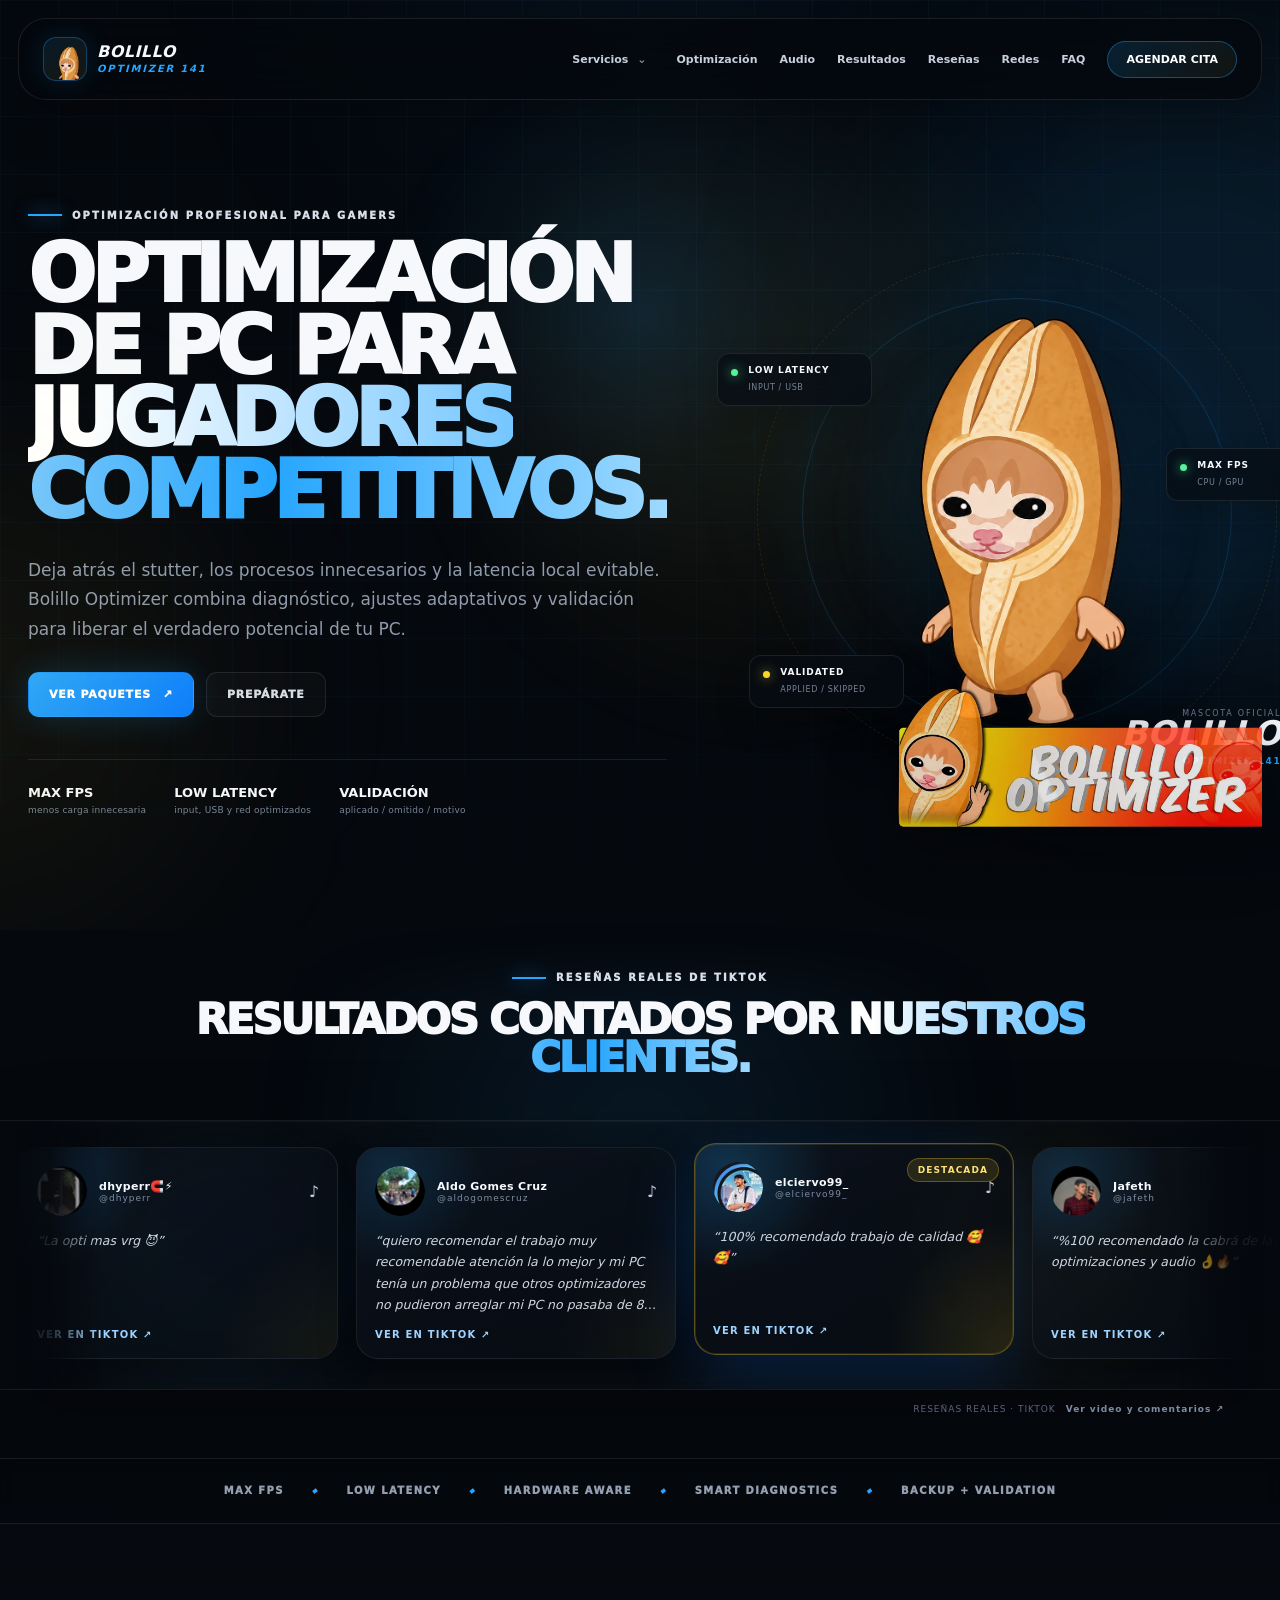
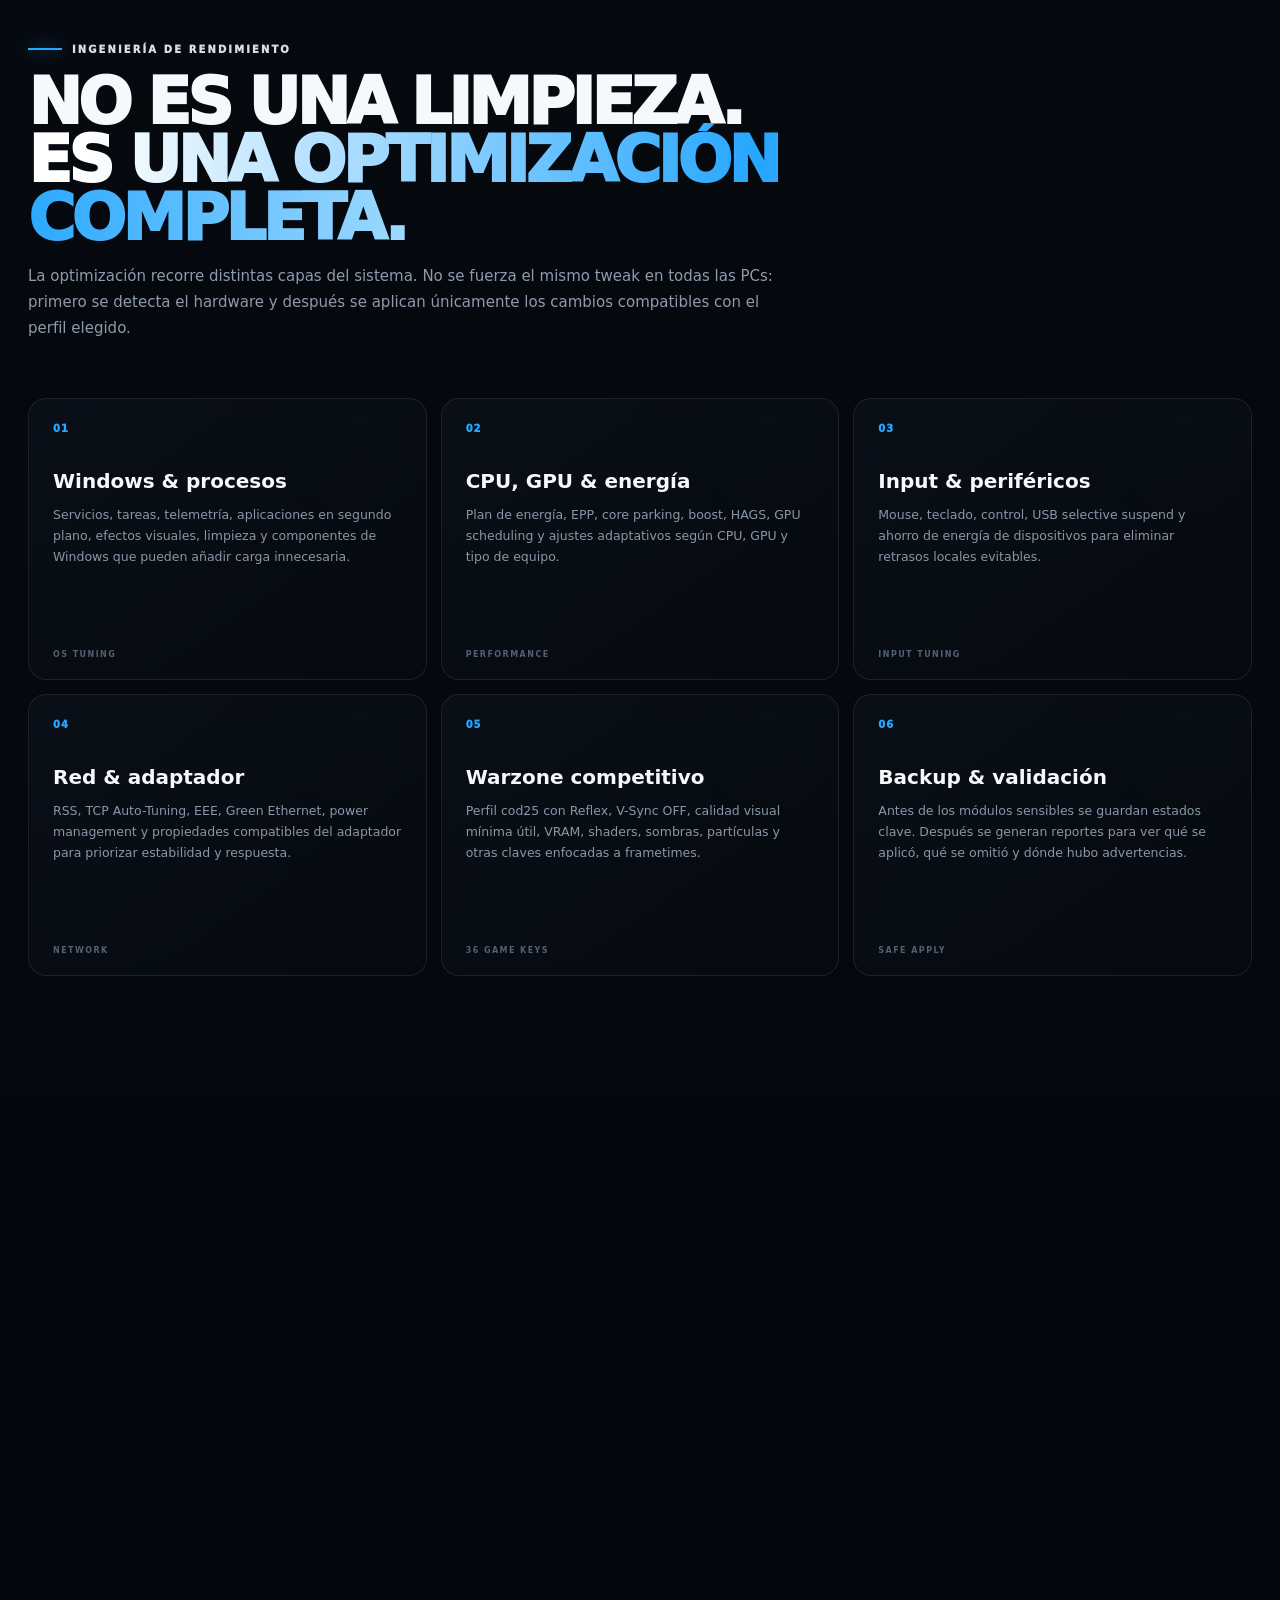
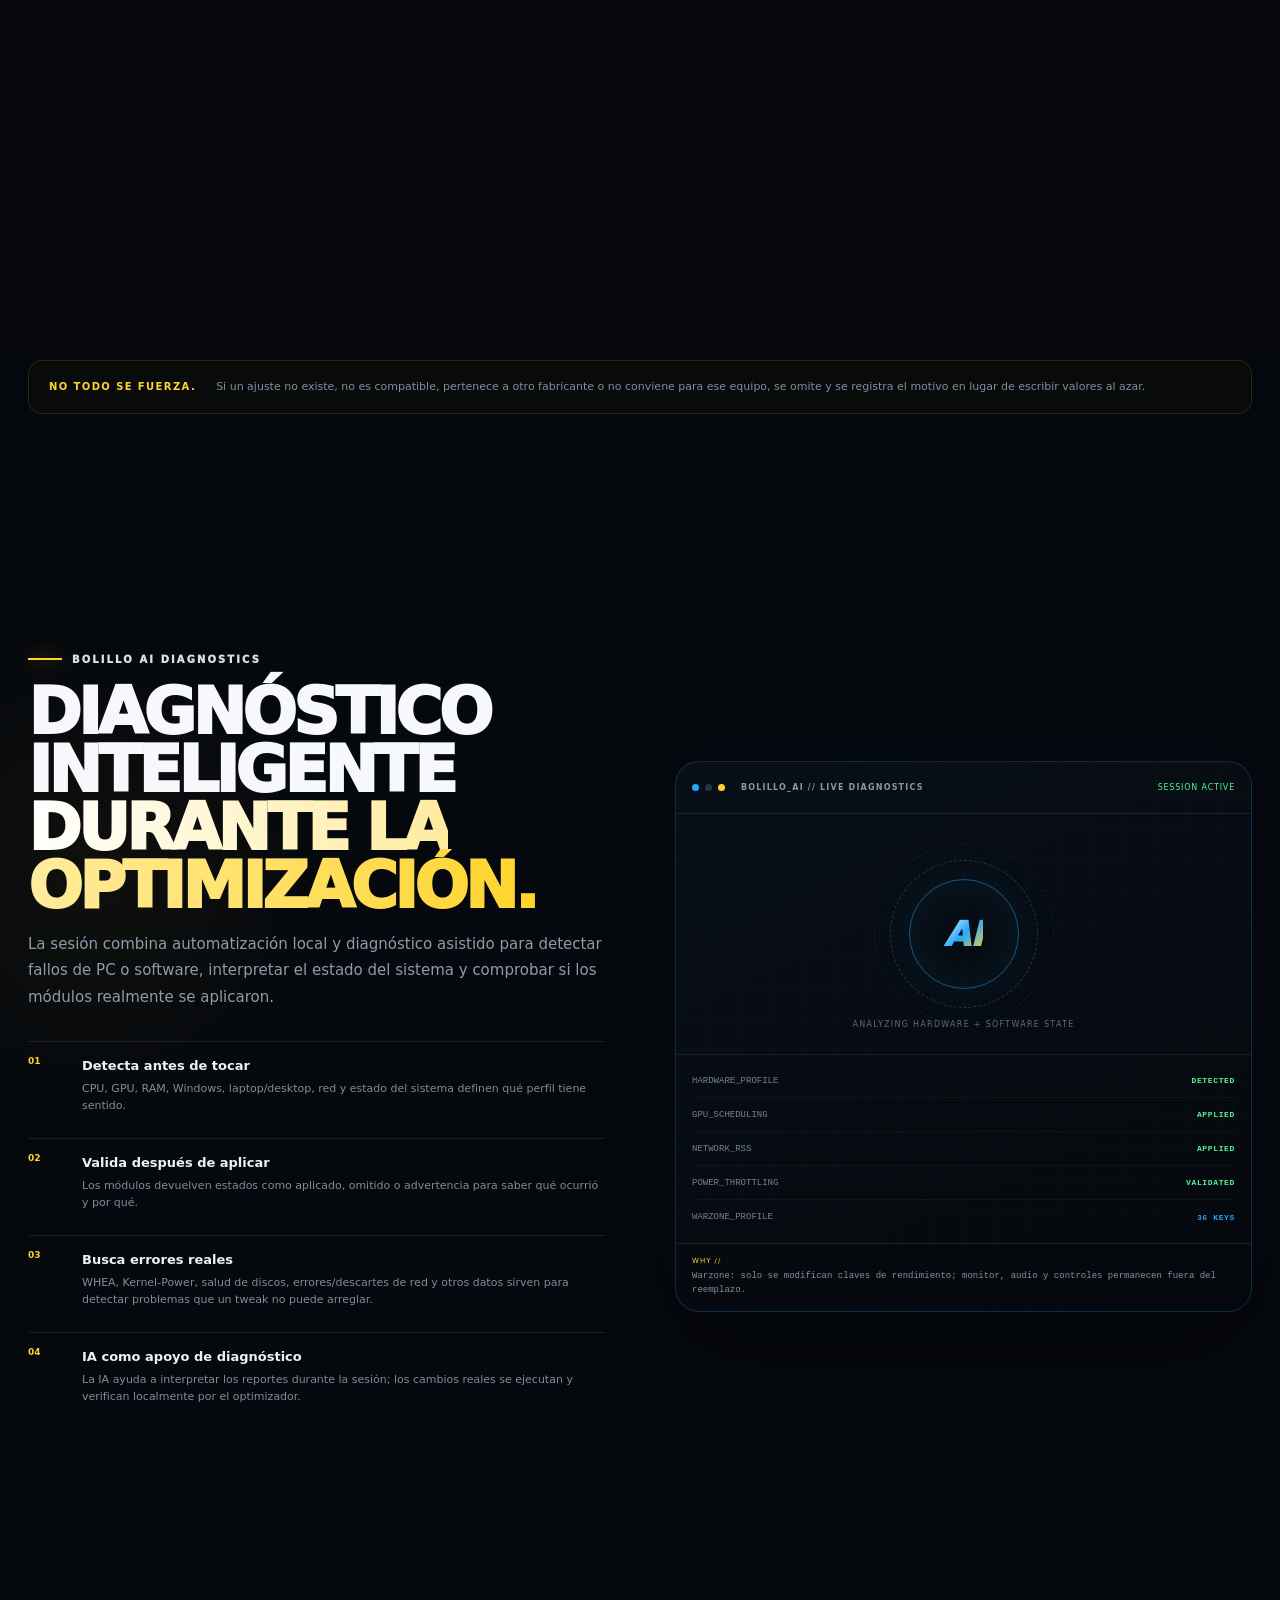
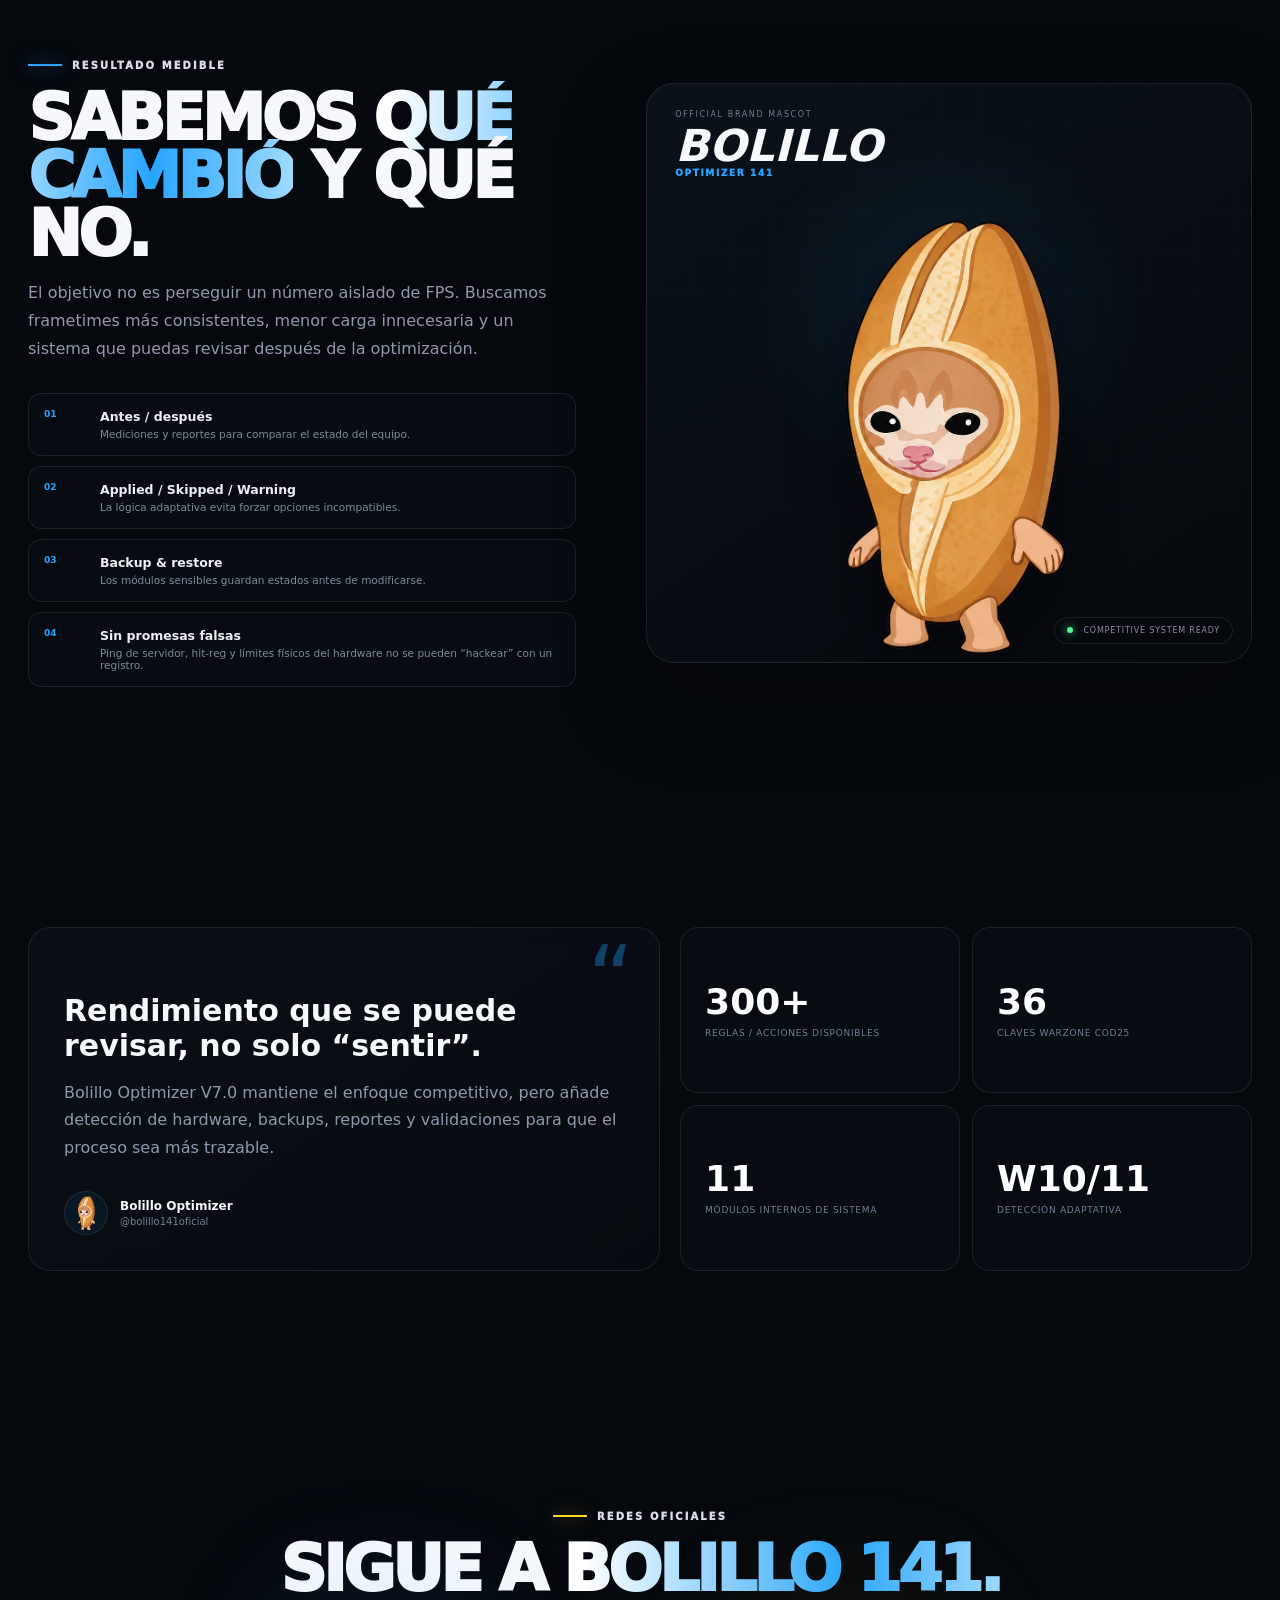
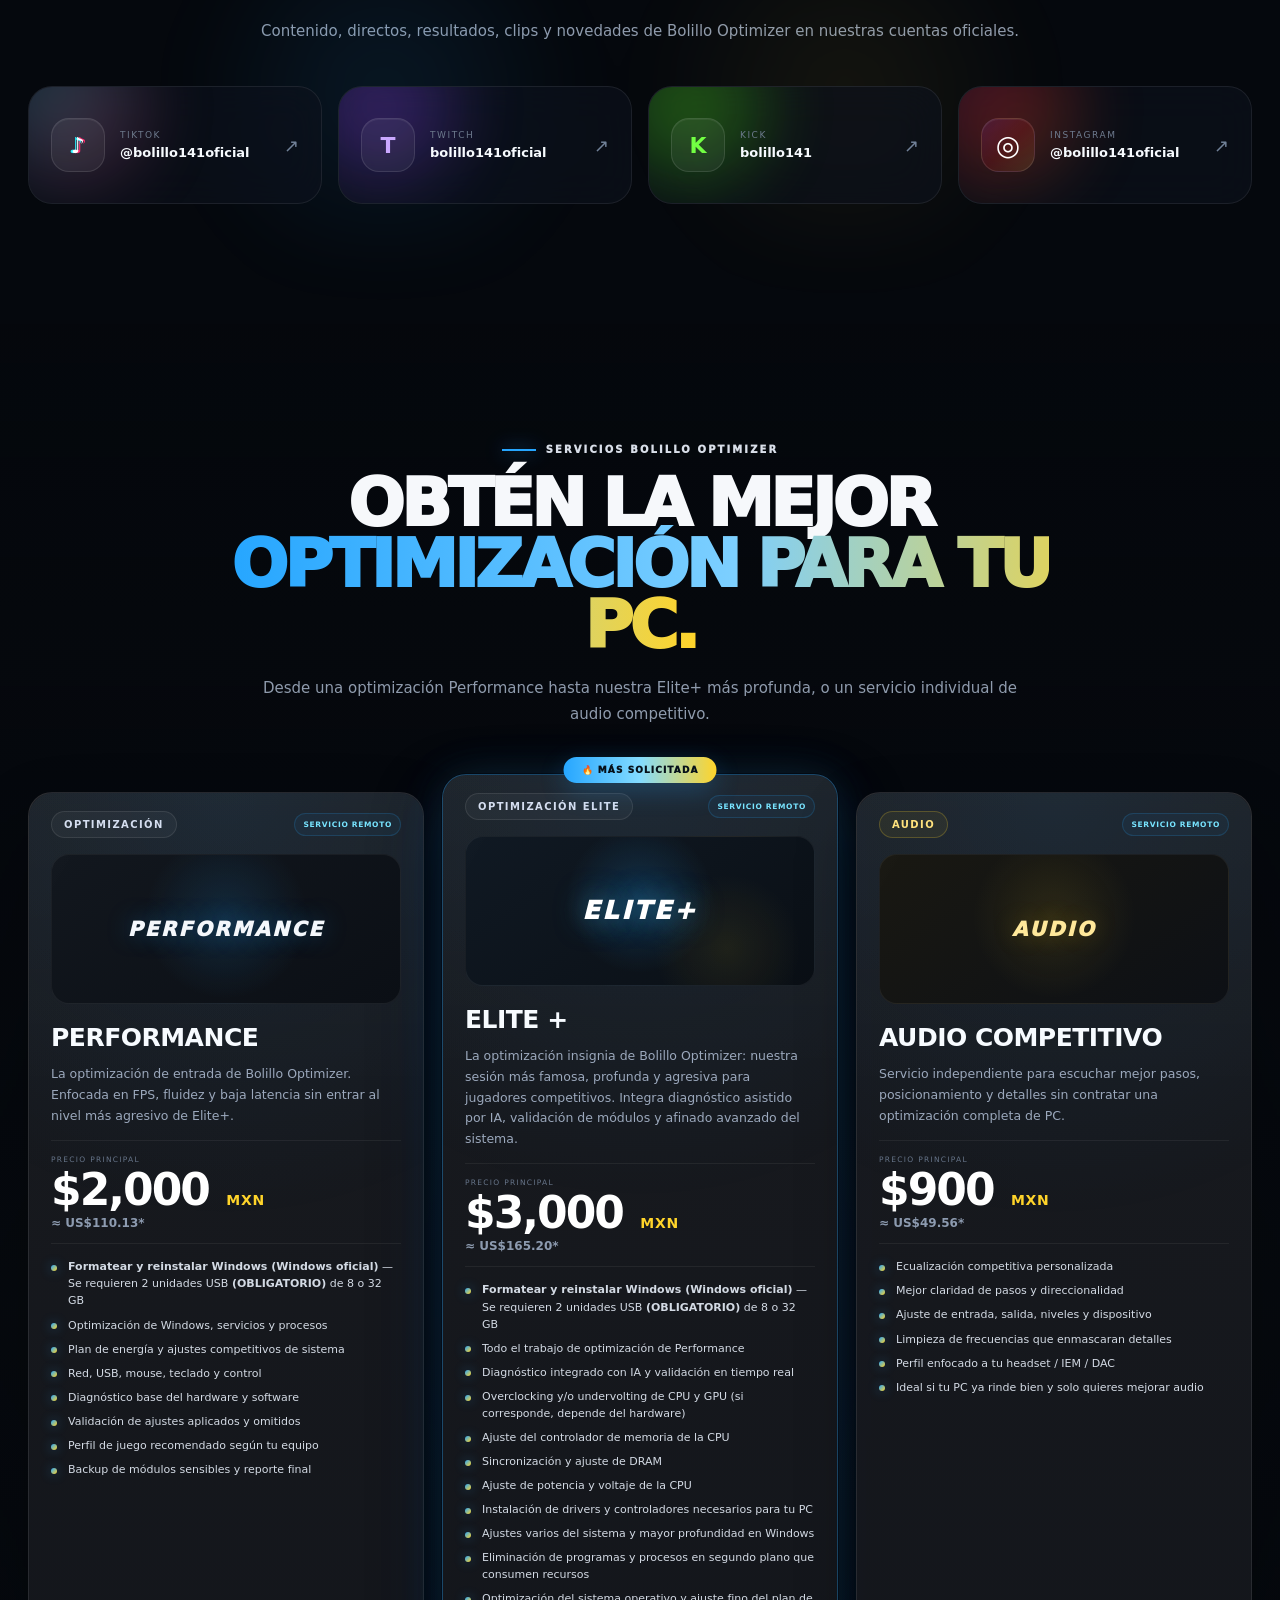
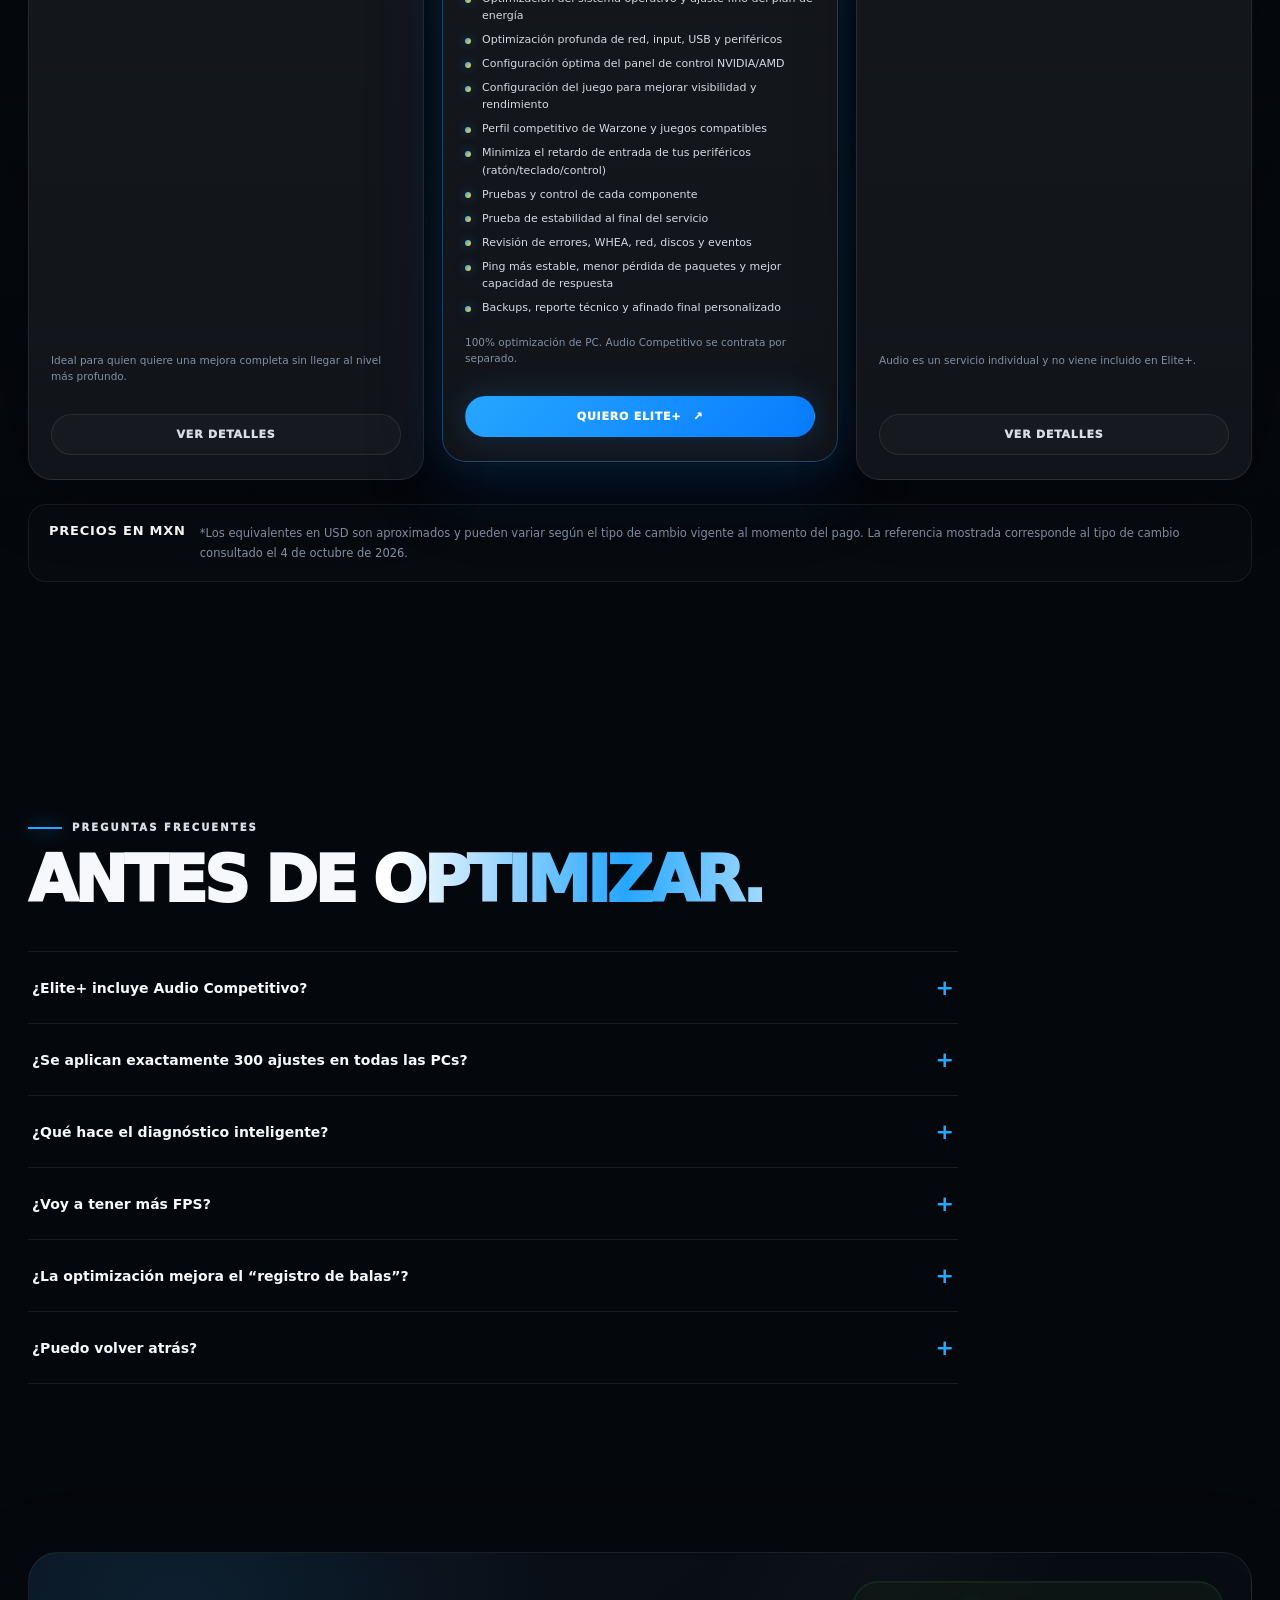
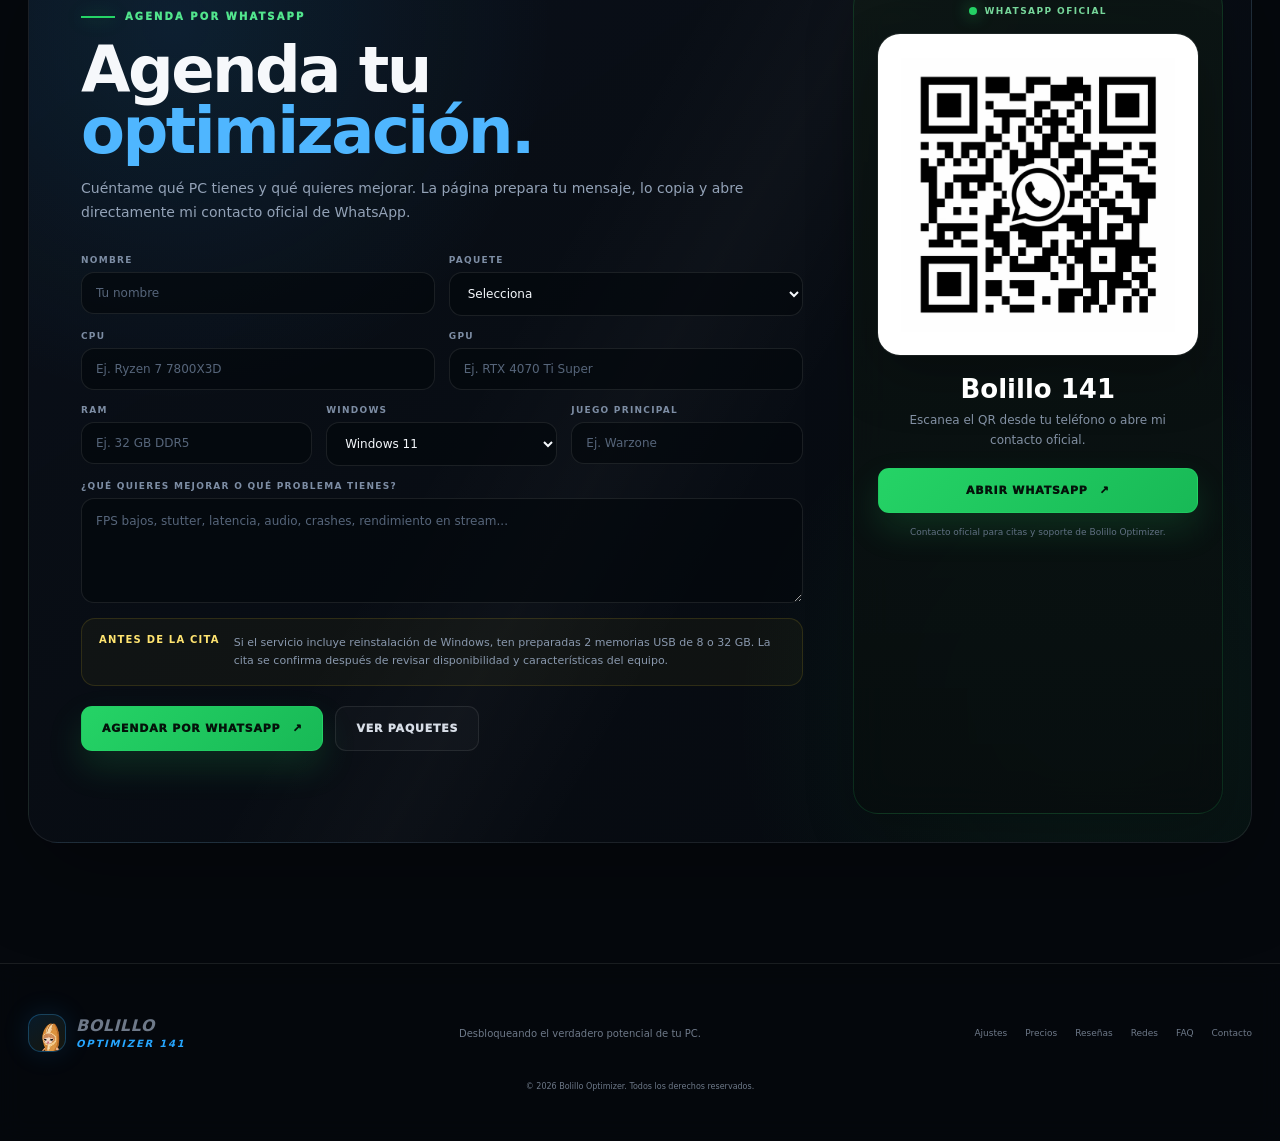
<file: index.html>
<!doctype html>
<html lang="es-MX">
<head>
  <meta charset="utf-8" />
  <meta name="viewport" content="width=device-width,initial-scale=1" />
  <meta name="theme-color" content="#05080d" />
  <meta name="robots" content="index,follow,max-image-preview:large" />
  <meta name="description" content="Bolillo Optimizer — optimización profesional de PC para gaming competitivo: Performance, Elite+, Audio Competitivo, diagnóstico inteligente, más fluidez y menor latencia local." />
  <meta name="keywords" content="Bolillo Optimizer, optimización PC gaming, optimización Warzone, más FPS, baja latencia, PC gamer, Windows gaming, audio competitivo" />
  <title>Bolillo Optimizer | Optimización Profesional de PC para Gaming</title>
  <link rel="canonical" href="https://bolillooptimizer.com/" />
  <link rel="icon" href="/favicon.ico" sizes="any" />
  <link rel="icon" type="image/png" href="/favicon-32.png" sizes="32x32" />
  <link rel="apple-touch-icon" href="/apple-touch-icon.png" />
  <link rel="manifest" href="/site.webmanifest" />

  <meta property="og:type" content="website" />
  <meta property="og:locale" content="es_MX" />
  <meta property="og:site_name" content="Bolillo Optimizer" />
  <meta property="og:title" content="Bolillo Optimizer | Optimización Profesional de PC" />
  <meta property="og:description" content="Optimización profesional para gaming competitivo: Performance, Elite+, Audio Competitivo y diagnóstico inteligente." />
  <meta property="og:url" content="https://bolillooptimizer.com/" />
  <meta property="og:image" content="https://bolillooptimizer.com/icon-512.png" />
  <meta property="og:image:alt" content="Mascota oficial de Bolillo Optimizer" />

  <meta name="twitter:card" content="summary_large_image" />
  <meta name="twitter:title" content="Bolillo Optimizer | Optimización Profesional de PC" />
  <meta name="twitter:description" content="Performance, Elite+, Audio Competitivo y diagnóstico inteligente para gaming competitivo." />
  <meta name="twitter:image" content="https://bolillooptimizer.com/icon-512.png" />

  <script type="application/ld+json">
  {
    "@context": "https://schema.org",
    "@graph": [
      {
        "@type": "Organization",
        "@id": "https://bolillooptimizer.com/#organization",
        "name": "Bolillo Optimizer",
        "alternateName": "Bolillo 141",
        "url": "https://bolillooptimizer.com/",
        "logo": "https://bolillooptimizer.com/icon-512.png",
        "sameAs": [
          "https://www.tiktok.com/@bolillo141oficial",
          "https://www.twitch.tv/bolillo141oficial",
          "https://kick.com/bolillo141",
          "https://www.instagram.com/bolillo141oficial/"
        ]
      },
      {
        "@type": "WebSite",
        "@id": "https://bolillooptimizer.com/#website",
        "url": "https://bolillooptimizer.com/",
        "name": "Bolillo Optimizer",
        "publisher": {"@id": "https://bolillooptimizer.com/#organization"},
        "inLanguage": "es-MX"
      }
    ]
  }
  </script>

  <link rel="stylesheet" href="styles.css" />
</head>
<body>
  <div class="site-grid" aria-hidden="true"></div>
  <div class="cursor-aura" id="cursorAura" aria-hidden="true"></div>

  <div class="floating-brand" aria-hidden="true">
    <img src="assets/bolillo-overlay.webp" alt="" />
  </div>

  <header class="site-header" id="inicio">
    <a class="brand" href="#inicio" aria-label="Bolillo Optimizer inicio">
      <span class="brand-mark"><img src="assets/mascota-bolillo-cutout.webp" alt="" /></span>
      <span class="brand-copy"><b>BOLILLO</b><small>OPTIMIZER 141</small></span>
    </a>

    <button class="nav-toggle" aria-label="Abrir menú" aria-expanded="false">
      <span></span><span></span><span></span>
    </button>

    <nav class="nav" aria-label="Navegación principal">
      <div class="nav-dropdown">
        <button class="nav-dropdown-trigger" type="button">Servicios <span>⌄</span></button>
        <div class="nav-dropdown-menu">
          <a class="all-services" href="#precios">Ver todos los servicios <span>→</span></a>
          <a href="#performance">Performance</a>
          <a href="#elite">🔥 Elite+</a>
          <a href="#audio">Audio Competitivo</a>
          <a href="#ia">Diagnóstico inteligente</a>
          <a href="#resenas">Reseñas de clientes</a>
        </div>
      </div>
      <a href="#metodo">Optimización</a>
      <a href="#audio">Audio</a>
      <a href="#resultados">Resultados</a>
      <a href="#resenas">Reseñas</a>
      <a href="#redes">Redes</a>
      <a href="#faq">FAQ</a>
      <a class="nav-cta" href="#contacto">AGENDAR CITA</a>
    </nav>
  </header>

  <main>
    <section class="hero">
      <div class="hero-orb hero-orb-blue"></div>
      <div class="hero-orb hero-orb-yellow"></div>

      <div class="hero-copy reveal">
        <div class="eyebrow"><span></span> OPTIMIZACIÓN PROFESIONAL PARA GAMERS</div>
        <h1>OPTIMIZACIÓN DE PC PARA <em>JUGADORES COMPETITIVOS.</em></h1>
        <p>Deja atrás el stutter, los procesos innecesarios y la latencia local evitable. Bolillo Optimizer combina diagnóstico, ajustes adaptativos y validación para liberar el verdadero potencial de tu PC.</p>
        <div class="hero-actions">
          <a class="btn btn-primary" href="#precios">VER PAQUETES <span>↗</span></a>
          <a class="btn btn-ghost" href="#contacto">PREPÁRATE</a>
        </div>
        <div class="micro-proof">
          <div><b>MAX FPS</b><span>menos carga innecesaria</span></div>
          <div><b>LOW LATENCY</b><span>input, USB y red optimizados</span></div>
          <div><b>VALIDACIÓN</b><span>aplicado / omitido / motivo</span></div>
        </div>
      </div>

      <div class="hero-visual reveal" aria-label="Mascota oficial de Bolillo Optimizer">
        <div class="mascot-stage">
          <div class="mascot-ring ring-one"></div>
          <div class="mascot-ring ring-two"></div>
          <div class="mascot-chip chip-a"><i></i><b>LOW LATENCY</b><small>INPUT / USB</small></div>
          <div class="mascot-chip chip-b"><i></i><b>MAX FPS</b><small>CPU / GPU</small></div>
          <div class="mascot-chip chip-c"><i></i><b>VALIDATED</b><small>APPLIED / SKIPPED</small></div>
          <img class="brand-mascot" src="assets/mascota-bolillo-cutout.webp" alt="Mascota oficial de Bolillo Optimizer" />
          <div class="mascot-name"><span>MASCOTA OFICIAL</span><strong>BOLILLO</strong></div>
        </div>
      </div>
    </section>


    <section class="section testimonials testimonials-early" id="resenas">
      <div class="section-heading reveal center testimonials-heading">
        <div class="eyebrow"><span></span> RESEÑAS REALES DE TIKTOK</div>
        <h2>Resultados contados por <em>nuestros clientes.</em></h2>
      </div>

      <div class="reviews-stage reviews-stage-full reveal">
        <div class="reviews-glow reviews-glow-a"></div>
        <div class="reviews-glow reviews-glow-b"></div>
        <div class="reviews-fade reviews-fade-left"></div>
        <div class="reviews-fade reviews-fade-right"></div>
        <div class="reviews-lane reviews-lane-single">
          <div class="reviews-track" id="reviewsTrack" aria-label="Reseñas reales de TikTok en movimiento continuo"></div>
        </div>
      </div>

      <div class="reviews-source reveal">
        <span>RESEÑAS REALES · TIKTOK</span>
        <a href="https://www.tiktok.com/@bolillo141oficial/video/7587006701144952084" target="_blank" rel="noopener noreferrer">Ver video y comentarios ↗</a>
      </div>
    </section>

    <section class="trust-strip" aria-label="Beneficios principales">
      <span>MAX FPS</span><i>◆</i><span>LOW LATENCY</span><i>◆</i><span>HARDWARE AWARE</span><i>◆</i><span>SMART DIAGNOSTICS</span><i>◆</i><span>BACKUP + VALIDATION</span>
    </section>

    <section class="section method" id="metodo">
      <div class="section-heading reveal">
        <div class="eyebrow"><span></span> INGENIERÍA DE RENDIMIENTO</div>
        <h2>No es una limpieza.<br><em>Es una optimización completa.</em></h2>
        <p>La optimización recorre distintas capas del sistema. No se fuerza el mismo tweak en todas las PCs: primero se detecta el hardware y después se aplican únicamente los cambios compatibles con el perfil elegido.</p>
      </div>

      <div class="feature-grid">
        <article class="feature reveal"><div class="icon">01</div><h3>Windows & procesos</h3><p>Servicios, tareas, telemetría, aplicaciones en segundo plano, efectos visuales, limpieza y componentes de Windows que pueden añadir carga innecesaria.</p><span>OS TUNING</span></article>
        <article class="feature reveal"><div class="icon">02</div><h3>CPU, GPU & energía</h3><p>Plan de energía, EPP, core parking, boost, HAGS, GPU scheduling y ajustes adaptativos según CPU, GPU y tipo de equipo.</p><span>PERFORMANCE</span></article>
        <article class="feature reveal"><div class="icon">03</div><h3>Input & periféricos</h3><p>Mouse, teclado, control, USB selective suspend y ahorro de energía de dispositivos para eliminar retrasos locales evitables.</p><span>INPUT TUNING</span></article>
        <article class="feature reveal"><div class="icon">04</div><h3>Red & adaptador</h3><p>RSS, TCP Auto-Tuning, EEE, Green Ethernet, power management y propiedades compatibles del adaptador para priorizar estabilidad y respuesta.</p><span>NETWORK</span></article>
        <article class="feature reveal"><div class="icon">05</div><h3>Warzone competitivo</h3><p>Perfil cod25 con Reflex, V-Sync OFF, calidad visual mínima útil, VRAM, shaders, sombras, partículas y otras claves enfocadas a frametimes.</p><span>36 GAME KEYS</span></article>
        <article class="feature reveal"><div class="icon">06</div><h3>Backup & validación</h3><p>Antes de los módulos sensibles se guardan estados clave. Después se generan reportes para ver qué se aplicó, qué se omitió y dónde hubo advertencias.</p><span>SAFE APPLY</span></article>
      </div>
    </section>

    <section class="section adjustments" id="ajustes">
      <div class="section-heading reveal center">
        <div class="eyebrow"><span></span> QUÉ CAMBIA EN TU PC</div>
        <h2>Más de <em>300 reglas y acciones</em> disponibles.</h2>
        <p>La cantidad ejecutada cambia según Windows, hardware y compatibilidad. El optimizador no intenta aplicar todo a ciegas: selecciona, omite y registra resultados por módulo.</p>
      </div>

      <div class="adjustment-dashboard reveal">
        <div class="adjustment-total">
          <span class="scan-line"></span>
          <small>MOTOR V7.0</small>
          <strong><span data-count="300">0</span><sup>+</sup></strong>
          <b>REGLAS / ACCIONES</b>
          <p>Registro, servicios, energía, red, dispositivos, mantenimiento y perfiles de juego.</p>
        </div>
        <div class="adjustment-list">
          <div><span>01</span><b>Windows & Registry</b><em>servicios · tareas · UI · background · privacidad</em><i>ADAPTIVE</i></div>
          <div><span>02</span><b>CPU / GPU / Power</b><em>EPP · boost · HAGS · plan competitivo · scheduling</em><i>ADAPTIVE</i></div>
          <div><span>03</span><b>Network / Input / USB</b><em>RSS · EEE · TCP baseline · mouse · teclado · power saving</em><i>LOW LATENCY</i></div>
          <div><span>04</span><b>Warzone cod25</b><em>36 claves específicas de rendimiento y calidad visual</em><i>36 KEYS</i></div>
          <div><span>05</span><b>Diagnóstico & Restore</b><em>hardware · eventos · discos · NIC · backups · logs</em><i>VALIDATED</i></div>
        </div>
      </div>

      <div class="adjustment-note reveal">
        <b>NO TODO SE FUERZA.</b>
        <span>Si un ajuste no existe, no es compatible, pertenece a otro fabricante o no conviene para ese equipo, se omite y se registra el motivo en lugar de escribir valores al azar.</span>
      </div>
    </section>

    <section class="section ai-section" id="ia">
      <div class="ai-copy reveal">
        <div class="eyebrow yellow"><span></span> BOLILLO AI DIAGNOSTICS</div>
        <h2>Diagnóstico inteligente <em>durante la optimización.</em></h2>
        <p class="ai-lead">La sesión combina automatización local y diagnóstico asistido para detectar fallos de PC o software, interpretar el estado del sistema y comprobar si los módulos realmente se aplicaron.</p>

        <div class="ai-points">
          <div><b>01</b><span><strong>Detecta antes de tocar</strong>CPU, GPU, RAM, Windows, laptop/desktop, red y estado del sistema definen qué perfil tiene sentido.</span></div>
          <div><b>02</b><span><strong>Valida después de aplicar</strong>Los módulos devuelven estados como aplicado, omitido o advertencia para saber qué ocurrió y por qué.</span></div>
          <div><b>03</b><span><strong>Busca errores reales</strong>WHEA, Kernel-Power, salud de discos, errores/descartes de red y otros datos sirven para detectar problemas que un tweak no puede arreglar.</span></div>
          <div><b>04</b><span><strong>IA como apoyo de diagnóstico</strong>La IA ayuda a interpretar los reportes durante la sesión; los cambios reales se ejecutan y verifican localmente por el optimizador.</span></div>
        </div>
      </div>

      <div class="ai-console reveal" aria-label="Ejemplo de diagnóstico de Bolillo Optimizer">
        <div class="console-top">
          <div><span></span><span></span><span></span></div>
          <b>BOLILLO_AI // LIVE DIAGNOSTICS</b>
          <em>SESSION ACTIVE</em>
        </div>
        <div class="console-core">
          <div class="ai-orbit"><span>AI</span></div>
          <div class="ai-pulse pulse-1"></div><div class="ai-pulse pulse-2"></div>
          <p>ANALYZING HARDWARE + SOFTWARE STATE</p>
        </div>
        <div class="validation-stream" id="validationStream">
          <div><span>HARDWARE_PROFILE</span><b class="ok">DETECTED</b></div>
          <div><span>GPU_SCHEDULING</span><b class="ok">APPLIED</b></div>
          <div><span>NETWORK_RSS</span><b class="ok">APPLIED</b></div>
          <div><span>POWER_THROTTLING</span><b class="skip">CHECKING</b></div>
          <div><span>WARZONE_PROFILE</span><b class="wait">WAITING</b></div>
        </div>
        <div class="console-reason"><small>WHY //</small><span id="diagnosticReason">Analizando compatibilidad del equipo…</span></div>
      </div>
    </section>

    <section class="section results" id="resultados">
      <div class="results-copy reveal">
        <div class="eyebrow"><span></span> RESULTADO MEDIBLE</div>
        <h2>Sabemos <em>qué cambió</em> y qué no.</h2>
        <p>El objetivo no es perseguir un número aislado de FPS. Buscamos frametimes más consistentes, menor carga innecesaria y un sistema que puedas revisar después de la optimización.</p>
        <div class="result-list">
          <div><b>01</b><span><strong>Antes / después</strong>Mediciones y reportes para comparar el estado del equipo.</span></div>
          <div><b>02</b><span><strong>Applied / Skipped / Warning</strong>La lógica adaptativa evita forzar opciones incompatibles.</span></div>
          <div><b>03</b><span><strong>Backup & restore</strong>Los módulos sensibles guardan estados antes de modificarse.</span></div>
          <div><b>04</b><span><strong>Sin promesas falsas</strong>Ping de servidor, hit-reg y límites físicos del hardware no se pueden “hackear” con un registro.</span></div>
        </div>
      </div>

      <div class="mascot-card reveal">
        <div class="mascot-card-grid"></div>
        <div class="mascot-card-copy"><small>OFFICIAL BRAND MASCOT</small><strong>BOLILLO</strong><span>OPTIMIZER 141</span></div>
        <img src="assets/mascota-bolillo-cutout.webp" alt="Bolillo, mascota de Bolillo Optimizer" />
        <div class="brand-signal"><i></i> COMPETITIVE SYSTEM READY</div>
      </div>
    </section>

    <section class="section proof">
      <div class="proof-card reveal">
        <span class="quote">“</span>
        <h3>Rendimiento que se puede revisar, no solo “sentir”.</h3>
        <p>Bolillo Optimizer V7.0 mantiene el enfoque competitivo, pero añade detección de hardware, backups, reportes y validaciones para que el proceso sea más trazable.</p>
        <div class="proof-author"><img src="assets/mascota-bolillo-cutout.webp" alt="" /><span><b>Bolillo Optimizer</b><small>@bolillo141oficial</small></span></div>
      </div>
      <div class="numbers reveal">
        <div><strong><span data-count="300">0</span>+</strong><small>reglas / acciones disponibles</small></div>
        <div><strong><span data-count="36">0</span></strong><small>claves Warzone cod25</small></div>
        <div><strong><span data-count="11">0</span></strong><small>módulos internos de sistema</small></div>
        <div><strong>W10/11</strong><small>detección adaptativa</small></div>
      </div>
    </section>
    <section class="section socials" id="redes">
      <div class="section-heading reveal center">
        <div class="eyebrow yellow"><span></span> REDES OFICIALES</div>
        <h2>Sigue a <em>Bolillo 141.</em></h2>
        <p>Contenido, directos, resultados, clips y novedades de Bolillo Optimizer en nuestras cuentas oficiales.</p>
      </div>

      <div class="social-bubbles">
        <a class="social-bubble social-tiktok reveal" href="https://www.tiktok.com/@bolillo141oficial" target="_blank" rel="noopener noreferrer" aria-label="TikTok de Bolillo 141 Oficial">
          <span class="social-icon">♪</span>
          <span class="social-copy"><small>TIKTOK</small><b>@bolillo141oficial</b></span>
          <span class="social-arrow">↗</span>
        </a>
        <a class="social-bubble social-twitch reveal" href="https://www.twitch.tv/bolillo141oficial" target="_blank" rel="noopener noreferrer" aria-label="Twitch de Bolillo 141 Oficial">
          <span class="social-icon">T</span>
          <span class="social-copy"><small>TWITCH</small><b>bolillo141oficial</b></span>
          <span class="social-arrow">↗</span>
        </a>
        <a class="social-bubble social-kick reveal" href="https://kick.com/bolillo141" target="_blank" rel="noopener noreferrer" aria-label="Kick de Bolillo 141">
          <span class="social-icon">K</span>
          <span class="social-copy"><small>KICK</small><b>bolillo141</b></span>
          <span class="social-arrow">↗</span>
        </a>
        <a class="social-bubble social-instagram reveal" href="https://www.instagram.com/bolillo141oficial/" target="_blank" rel="noopener noreferrer" aria-label="Instagram de Bolillo 141 Oficial">
          <span class="social-icon social-instagram-icon">◎</span>
          <span class="social-copy"><small>INSTAGRAM</small><b>@bolillo141oficial</b></span>
          <span class="social-arrow">↗</span>
        </a>
      </div>
    </section>

    <section class="section pricing premium-pricing" id="precios">
      <div class="section-heading reveal center pricing-heading">
        <div class="eyebrow"><span></span> SERVICIOS BOLILLO OPTIMIZER</div>
        <h2>OBTÉN LA MEJOR <em>OPTIMIZACIÓN PARA TU PC.</em></h2>
        <p>Desde una optimización Performance hasta nuestra Elite+ más profunda, o un servicio individual de audio competitivo.</p>
      </div>

      <div class="pricing-grid premium-grid">
        <article class="price-card reveal" id="performance">
          <div class="price-topline"><span class="price-badge">OPTIMIZACIÓN</span><span class="remote-badge">SERVICIO REMOTO</span></div>
          <div class="package-visual package-performance"><span>PERFORMANCE</span></div>
          <h3>Performance</h3>
          <p class="price-copy">La optimización de entrada de Bolillo Optimizer. Enfocada en FPS, fluidez y baja latencia sin entrar al nivel más agresivo de Elite+.</p>
          <div class="price-amount stacked"><small>PRECIO PRINCIPAL</small><strong>$2,000 <em>MXN</em></strong><span>≈ US$110.13*</span></div>
          <ul>
            <li><strong>Formatear y reinstalar Windows (Windows oficial)</strong> — Se requieren 2 unidades USB <strong>(OBLIGATORIO)</strong> de 8 o 32 GB</li>
            <li>Optimización de Windows, servicios y procesos</li>
            <li>Plan de energía y ajustes competitivos de sistema</li>
            <li>Red, USB, mouse, teclado y control</li>
            <li>Diagnóstico base del hardware y software</li>
            <li>Validación de ajustes aplicados y omitidos</li>
            <li>Perfil de juego recomendado según tu equipo</li>
            <li>Backup de módulos sensibles y reporte final</li>
          </ul>
          <div class="price-tagline">Ideal para quien quiere una mejora completa sin llegar al nivel más profundo.</div>
          <a class="btn btn-ghost" href="#contacto">VER DETALLES</a>
        </article>

        <article class="price-card reveal elite featured" id="elite">
          <div class="hot-label">🔥 MÁS SOLICITADA</div>
          <div class="price-topline"><span class="price-badge">OPTIMIZACIÓN ELITE</span><span class="remote-badge">SERVICIO REMOTO</span></div>
          <div class="package-visual package-elite"><span>ELITE+</span></div>
          <h3>Elite +</h3>
          <p class="price-copy">La optimización insignia de Bolillo Optimizer: nuestra sesión más famosa, profunda y agresiva para jugadores competitivos. Integra diagnóstico asistido por IA, validación de módulos y afinado avanzado del sistema.</p>
          <div class="price-amount stacked"><small>PRECIO PRINCIPAL</small><strong>$3,000 <em>MXN</em></strong><span>≈ US$165.20*</span></div>
          <ul>
            <li><strong>Formatear y reinstalar Windows (Windows oficial)</strong> — Se requieren 2 unidades USB <strong>(OBLIGATORIO)</strong> de 8 o 32 GB</li>
            <li>Todo el trabajo de optimización de Performance</li>
            <li>Diagnóstico integrado con IA y validación en tiempo real</li>
            <li>Overclocking y/o undervolting de CPU y GPU (si corresponde, depende del hardware)</li>
            <li>Ajuste del controlador de memoria de la CPU</li>
            <li>Sincronización y ajuste de DRAM</li>
            <li>Ajuste de potencia y voltaje de la CPU</li>
            <li>Instalación de drivers y controladores necesarios para tu PC</li>
            <li>Ajustes varios del sistema y mayor profundidad en Windows</li>
            <li>Eliminación de programas y procesos en segundo plano que consumen recursos</li>
            <li>Optimización del sistema operativo y ajuste fino del plan de energía</li>
            <li>Optimización profunda de red, input, USB y periféricos</li>
            <li>Configuración óptima del panel de control NVIDIA/AMD</li>
            <li>Configuración del juego para mejorar visibilidad y rendimiento</li>
            <li>Perfil competitivo de Warzone y juegos compatibles</li>
            <li>Minimiza el retardo de entrada de tus periféricos (ratón/teclado/control)</li>
            <li>Pruebas y control de cada componente</li>
            <li>Prueba de estabilidad al final del servicio</li>
            <li>Revisión de errores, WHEA, red, discos y eventos</li>
            <li>Ping más estable, menor pérdida de paquetes y mejor capacidad de respuesta</li>
            <li>Backups, reporte técnico y afinado final personalizado</li>
          </ul>
          <div class="price-tagline">100% optimización de PC. Audio Competitivo se contrata por separado.</div>
          <a class="btn btn-primary" href="#contacto">QUIERO ELITE+ <span>↗</span></a>
        </article>

        <article class="price-card reveal audio-card" id="audio">
          <div class="price-topline"><span class="price-badge audio-badge">AUDIO</span><span class="remote-badge">SERVICIO REMOTO</span></div>
          <div class="package-visual package-audio"><span>AUDIO</span></div>
          <h3>Audio Competitivo</h3>
          <p class="price-copy">Servicio independiente para escuchar mejor pasos, posicionamiento y detalles sin contratar una optimización completa de PC.</p>
          <div class="price-amount stacked"><small>PRECIO PRINCIPAL</small><strong>$900 <em>MXN</em></strong><span>≈ US$49.56*</span></div>
          <ul>
            <li>Ecualización competitiva personalizada</li>
            <li>Mejor claridad de pasos y direccionalidad</li>
            <li>Ajuste de entrada, salida, niveles y dispositivo</li>
            <li>Limpieza de frecuencias que enmascaran detalles</li>
            <li>Perfil enfocado a tu headset / IEM / DAC</li>
            <li>Ideal si tu PC ya rinde bien y solo quieres mejorar audio</li>
          </ul>
          <div class="price-tagline">Audio es un servicio individual y no viene incluido en Elite+.</div>
          <a class="btn btn-ghost" href="#contacto">VER DETALLES</a>
        </article>
      </div>

      <div class="pricing-note reveal currency-note">
        <b>PRECIOS EN MXN</b>
        <span>*Los equivalentes en USD son aproximados y pueden variar según el tipo de cambio vigente al momento del pago. La referencia mostrada corresponde al tipo de cambio consultado el 4 de octubre de 2026.</span>
      </div>
    </section>

    <section class="section faq" id="faq">
      <div class="section-heading reveal">
        <div class="eyebrow"><span></span> PREGUNTAS FRECUENTES</div>
        <h2>Antes de <em>optimizar.</em></h2>
      </div>
      <div class="faq-list">
        <details class="reveal"><summary>¿Elite+ incluye Audio Competitivo?</summary><p>No. Elite+ es exclusivamente optimización de PC. Audio Competitivo es un servicio individual que puede contratarse por separado.</p></details>
        <details class="reveal"><summary>¿Se aplican exactamente 300 ajustes en todas las PCs?</summary><p>No. El motor contiene más de 300 reglas, acciones y comprobaciones disponibles en el proyecto. La cantidad ejecutada depende del hardware, Windows y compatibilidad; algunas se omiten intencionalmente.</p></details>
        <details class="reveal"><summary>¿Qué hace el diagnóstico inteligente?</summary><p>Detecta hardware y estado del sistema, revisa estabilidad, red y almacenamiento, y ayuda a interpretar qué módulos se aplicaron, cuáles se omitieron y dónde apareció una advertencia. La automatización local es la que ejecuta los cambios.</p></details>
        <details class="reveal"><summary>¿Voy a tener más FPS?</summary><p>El objetivo es eliminar cuellos de botella de software y configurar el sistema para aprovechar mejor el hardware. La mejora exacta depende de tu PC, juego, resolución, drivers, temperaturas y estado actual.</p></details>
        <details class="reveal"><summary>¿La optimización mejora el “registro de balas”?</summary><p>Puede reducir latencia local, stutter y problemas del equipo, pero el hit-reg también depende del servidor, ping, ruta y pérdida de paquetes. Ningún tweak local controla el servidor.</p></details>
        <details class="reveal"><summary>¿Puedo volver atrás?</summary><p>Los módulos sensibles incluyen respaldos de estados clave y el proyecto conserva mecanismos de restauración para los cambios que lo permiten.</p></details>
      </div>
    </section>

    <section class="cta-section booking-section" id="contacto">
      <div class="booking-shell reveal">
        <div class="booking-copy">
          <div class="eyebrow whatsapp-eyebrow"><span></span> AGENDA POR WHATSAPP</div>
          <h2>Agenda tu <em>optimización.</em></h2>
          <p class="booking-lead">Cuéntame qué PC tienes y qué quieres mejorar. La página prepara tu mensaje, lo copia y abre directamente mi contacto oficial de WhatsApp.</p>

          <form class="booking-form" id="bookingForm">
            <div class="form-grid two">
              <label><span>Nombre</span><input id="bookingName" name="name" type="text" placeholder="Tu nombre" autocomplete="name" required /></label>
              <label><span>Paquete</span><select id="bookingPackage" name="package" required><option value="">Selecciona</option><option>Performance</option><option>Elite+</option><option>Audio Competitivo</option><option>No estoy seguro</option></select></label>
            </div>
            <div class="form-grid two">
              <label><span>CPU</span><input id="bookingCpu" name="cpu" type="text" placeholder="Ej. Ryzen 7 7800X3D" /></label>
              <label><span>GPU</span><input id="bookingGpu" name="gpu" type="text" placeholder="Ej. RTX 4070 Ti Super" /></label>
            </div>
            <div class="form-grid three">
              <label><span>RAM</span><input id="bookingRam" name="ram" type="text" placeholder="Ej. 32 GB DDR5" /></label>
              <label><span>Windows</span><select id="bookingWindows" name="windows"><option>Windows 11</option><option>Windows 10</option><option>No sé</option></select></label>
              <label><span>Juego principal</span><input id="bookingGame" name="game" type="text" placeholder="Ej. Warzone" /></label>
            </div>
            <label class="form-full"><span>¿Qué quieres mejorar o qué problema tienes?</span><textarea id="bookingProblem" name="problem" rows="4" placeholder="FPS bajos, stutter, latencia, audio, crashes, rendimiento en stream..."></textarea></label>
            <div class="booking-requirements">
              <b>Antes de la cita</b>
              <span>Si el servicio incluye reinstalación de Windows, ten preparadas 2 memorias USB de 8 o 32 GB. La cita se confirma después de revisar disponibilidad y características del equipo.</span>
            </div>
            <div class="booking-actions">
              <button class="btn btn-whatsapp" id="openWhatsApp" type="submit">AGENDAR POR WHATSAPP <span>↗</span></button>
              <a class="btn btn-ghost" href="#precios">VER PAQUETES</a>
            </div>
            <div class="booking-status" id="bookingStatus" aria-live="polite"></div>
          </form>
        </div>

        <aside class="whatsapp-card" aria-label="Contacto oficial de WhatsApp de Bolillo 141">
          <div class="whatsapp-card-top"><span class="wa-dot"></span><small>WHATSAPP OFICIAL</small></div>
          <div class="qr-frame"><img src="assets/contact/whatsapp-qr.png" alt="Código QR oficial de WhatsApp de Bolillo 141" /></div>
          <h3>Bolillo 141</h3>
          <p>Escanea el QR desde tu teléfono o abre mi contacto oficial.</p>
          <a class="btn btn-whatsapp full" href="https://wa.me/qr/535XMU5WEVWGJ1" target="_blank" rel="noopener noreferrer">ABRIR WHATSAPP <span>↗</span></a>
          <small class="whatsapp-note">Contacto oficial para citas y soporte de Bolillo Optimizer.</small>
        </aside>
      </div>
    </section>
  </main>

  <footer>
    <a class="brand footer-brand" href="#inicio"><span class="brand-mark"><img src="assets/mascota-bolillo-cutout.webp" alt="" /></span><span class="brand-copy"><b>BOLILLO</b><small>OPTIMIZER 141</small></span></a>
    <p>Desbloqueando el verdadero potencial de tu PC.</p>
    <div class="footer-links"><a href="#ajustes">Ajustes</a><a href="#precios">Precios</a><a href="#resenas">Reseñas</a><a href="#redes">Redes</a><a href="#faq">FAQ</a><a href="#contacto">Contacto</a></div>
    <small>© <span id="year"></span> Bolillo Optimizer. Todos los derechos reservados.</small>
  </footer>

  <div class="toast" id="toast" role="status">Mensaje copiado ✓</div>
  <script src="reviews.js"></script>
  <script src="script.js"></script>
</body>
</html>
</file>
<file: styles.css>
:root{
  --bg:#05080d;
  --panel:rgba(10,15,23,.78);
  --panel-solid:#0a0f17;
  --panel2:#111923;
  --line:rgba(255,255,255,.085);
  --line-blue:rgba(38,166,255,.30);
  --muted:#8f9bad;
  --text:#f6f8fb;
  --blue:#26a6ff;
  --blue2:#087cff;
  --yellow:#ffd42a;
  --green:#55f29a;
  --radius:22px;
  --mouse-x:50vw;
  --mouse-y:50vh;
}
*{box-sizing:border-box}
html{scroll-behavior:smooth;background:var(--bg)}
body{margin:0;background:var(--bg);color:var(--text);font-family:Inter,ui-sans-serif,system-ui,-apple-system,BlinkMacSystemFont,"Segoe UI",sans-serif;overflow-x:hidden;min-height:100vh}
a{color:inherit;text-decoration:none}button{font:inherit}
.site-grid{position:fixed;inset:0;z-index:0;pointer-events:none;background:
  linear-gradient(rgba(54,118,170,.055) 1px,transparent 1px),
  linear-gradient(90deg,rgba(54,118,170,.055) 1px,transparent 1px),
  radial-gradient(circle at 50% -10%,rgba(29,114,190,.08),transparent 42%);
  background-size:58px 58px,58px 58px,100% 100%;
  mask-image:linear-gradient(to bottom,black 0%,rgba(0,0,0,.82) 78%,transparent 100%)}
.cursor-aura{position:fixed;inset:0;z-index:1;pointer-events:none;opacity:.95;background:
  radial-gradient(420px circle at var(--mouse-x) var(--mouse-y),rgba(38,166,255,.145),rgba(38,166,255,.035) 35%,transparent 67%),
  radial-gradient(650px circle at calc(var(--mouse-x) + 115px) calc(var(--mouse-y) + 85px),rgba(255,212,42,.075),transparent 58%);
  filter:blur(7px);transition:opacity .25s ease}
main,footer{position:relative;z-index:2}.site-header{z-index:60}
.floating-brand{position:fixed;right:18px;bottom:12px;width:min(430px,31vw);z-index:45;pointer-events:none;opacity:.88;filter:drop-shadow(0 18px 38px rgba(0,0,0,.45));animation:overlayFloat 5.5s ease-in-out infinite;transform-origin:85% 100%}
.floating-brand img{width:100%;display:block}
@keyframes overlayFloat{0%,100%{transform:translate3d(0,0,0) rotate(-.3deg)}50%{transform:translate3d(0,-9px,0) rotate(.4deg)}}

.site-header{height:82px;position:fixed;top:0;left:0;right:0;display:flex;align-items:center;justify-content:space-between;padding:0 max(28px,calc((100vw - 1240px)/2));border-bottom:1px solid transparent;transition:.25s;background:linear-gradient(to bottom,rgba(5,8,13,.90),rgba(5,8,13,.42),transparent);backdrop-filter:blur(10px)}
.site-header.scrolled{background:rgba(5,8,13,.88);border-color:var(--line);backdrop-filter:blur(20px)}
.brand{display:flex;align-items:center;gap:10px;font-style:italic;letter-spacing:.03em}.brand-mark{width:44px;height:44px;border-radius:13px;display:grid;place-items:center;overflow:hidden;border:1px solid rgba(38,166,255,.30);background:linear-gradient(145deg,rgba(38,166,255,.12),rgba(255,212,42,.08));box-shadow:0 0 28px rgba(38,166,255,.14)}.brand-mark img{height:48px;width:auto;transform:translateY(4px)}
.brand-copy{display:flex;flex-direction:column;line-height:.95}.brand-copy b{font-size:16px}.brand-copy small{font-size:10px;color:var(--blue);font-weight:900;letter-spacing:.18em;margin-top:5px}
.nav{display:flex;align-items:center;gap:26px;font-size:12px;font-weight:780;color:#c7d0dc}.nav a{transition:.2s}.nav a:hover{color:#fff;text-shadow:0 0 18px rgba(38,166,255,.35)}.nav-cta{border:1px solid rgba(38,166,255,.42);padding:10px 16px;border-radius:999px;color:#fff!important;background:rgba(38,166,255,.075)}
.nav-toggle{display:none;background:none;border:0;padding:8px}.nav-toggle span{display:block;width:23px;height:2px;background:white;margin:5px}

.hero{min-height:930px;padding:165px max(28px,calc((100vw - 1240px)/2)) 95px;display:grid;grid-template-columns:1.05fr .95fr;align-items:center;gap:70px;position:relative;overflow:hidden}
.hero-orb{position:absolute;border-radius:50%;filter:blur(110px);pointer-events:none}.hero-orb-blue{width:620px;height:620px;background:rgba(38,166,255,.12);right:-220px;top:55px}.hero-orb-yellow{width:470px;height:470px;background:rgba(255,212,42,.055);left:-260px;bottom:5px}
.eyebrow{font-size:10px;font-weight:950;letter-spacing:.21em;color:#d8dee8;display:flex;align-items:center;gap:10px;margin-bottom:18px}.eyebrow span{width:34px;height:2px;background:var(--blue);box-shadow:0 0 18px rgba(38,166,255,.85)}.eyebrow.yellow span{background:var(--yellow);box-shadow:0 0 18px rgba(255,212,42,.55)}
.hero h1,.section h2,.cta-inner h2{font-size:clamp(48px,6.2vw,92px);line-height:.91;letter-spacing:-.058em;margin:0;font-weight:1000;text-transform:uppercase}.hero h1 em,.section h2 em,.cta-inner h2 em{font-style:normal;background:linear-gradient(90deg,#fff 5%,var(--blue) 65%,#9ed9ff);-webkit-background-clip:text;background-clip:text;color:transparent}.ai-section h2 em{background:linear-gradient(90deg,#fff,var(--yellow));-webkit-background-clip:text;background-clip:text;color:transparent}
.hero-copy>p{font-size:17px;line-height:1.74;color:var(--muted);max-width:670px;margin:28px 0}.hero-actions{display:flex;gap:12px;flex-wrap:wrap}.btn{display:inline-flex;align-items:center;justify-content:center;gap:12px;border-radius:11px;padding:15px 20px;font-size:11px;letter-spacing:.07em;font-weight:950;border:1px solid transparent;cursor:pointer;transition:.22s}.btn-primary{background:linear-gradient(135deg,var(--blue),var(--blue2));color:white;box-shadow:0 0 35px rgba(38,166,255,.20)}.btn-primary:hover{transform:translateY(-2px);box-shadow:0 8px 48px rgba(38,166,255,.30)}.btn-ghost{border-color:var(--line);background:rgba(255,255,255,.025);color:#d8dee7}.btn-ghost:hover{background:rgba(255,255,255,.055);border-color:rgba(255,212,42,.20)}
.micro-proof{display:flex;gap:28px;margin-top:42px;padding-top:25px;border-top:1px solid var(--line)}.micro-proof div{display:flex;flex-direction:column;gap:5px}.micro-proof b{font-size:13px}.micro-proof span{font-size:9px;color:#778496;letter-spacing:.025em}

.hero-visual{min-height:620px;display:grid;place-items:center;position:relative}.mascot-stage{width:min(560px,46vw);height:600px;position:relative;display:grid;place-items:center}.brand-mascot{height:555px;max-width:90%;object-fit:contain;position:relative;z-index:4;filter:drop-shadow(0 35px 34px rgba(0,0,0,.44));animation:mascotFloat 4.8s ease-in-out infinite}@keyframes mascotFloat{0%,100%{transform:translateY(0) rotate(-.35deg)}50%{transform:translateY(-12px) rotate(.5deg)}}
.mascot-ring{position:absolute;border-radius:50%;border:1px solid rgba(38,166,255,.18);z-index:1}.ring-one{width:430px;height:430px;box-shadow:inset 0 0 55px rgba(38,166,255,.035),0 0 80px rgba(38,166,255,.05)}.ring-two{width:520px;height:520px;border-style:dashed;border-color:rgba(255,212,42,.10);animation:slowSpin 30s linear infinite}@keyframes slowSpin{to{transform:rotate(360deg)}}
.mascot-stage:before{content:"";position:absolute;width:390px;height:390px;border-radius:50%;background:radial-gradient(circle,rgba(38,166,255,.13),transparent 64%);filter:blur(16px);z-index:0}.mascot-stage:after{content:"";position:absolute;bottom:55px;width:330px;height:38px;border-radius:50%;background:rgba(0,0,0,.58);filter:blur(17px);z-index:0}
.mascot-chip{position:absolute;z-index:6;min-width:155px;padding:11px 13px 11px 30px;border:1px solid var(--line);border-radius:12px;background:rgba(8,13,20,.72);backdrop-filter:blur(14px);box-shadow:0 18px 35px rgba(0,0,0,.18)}.mascot-chip i{width:7px;height:7px;border-radius:50%;background:var(--green);box-shadow:0 0 12px rgba(85,242,154,.8);position:absolute;left:13px;top:15px}.mascot-chip b{display:block;font-size:9px;letter-spacing:.10em}.mascot-chip small{font-size:8px;color:#778394;letter-spacing:.08em}.chip-a{left:-20px;top:140px}.chip-b{right:-24px;top:235px}.chip-c{left:12px;bottom:105px}.chip-c i{background:var(--yellow);box-shadow:0 0 12px rgba(255,212,42,.7)}
.mascot-name{position:absolute;right:16px;bottom:45px;z-index:7;text-align:right}.mascot-name span{display:block;font-size:8px;letter-spacing:.22em;color:#6f7d90}.mascot-name strong{display:block;font-size:34px;line-height:.9;font-style:italic}.mascot-name:after{content:"OPTIMIZER 141";font-size:9px;color:var(--blue);font-weight:900;letter-spacing:.18em}

.trust-strip{min-height:66px;border-top:1px solid var(--line);border-bottom:1px solid var(--line);display:flex;align-items:center;justify-content:center;gap:28px;font-size:10px;font-weight:950;letter-spacing:.14em;color:#94a0b0;white-space:nowrap;overflow:hidden;background:rgba(6,10,15,.45);backdrop-filter:blur(10px)}.trust-strip i{color:var(--blue);font-size:7px}
.section{padding:120px max(28px,calc((100vw - 1240px)/2));position:relative}.section-heading{max-width:930px}.section-heading.center{text-align:center;margin:0 auto}.section-heading.center .eyebrow{justify-content:center}.section h2,.cta-inner h2{font-size:clamp(40px,5vw,66px)}.section-heading>p{max-width:760px;color:var(--muted);line-height:1.76;font-size:15px}.section-heading.center>p{margin:20px auto 0}
.method{background:linear-gradient(to bottom,rgba(7,11,17,.56),rgba(5,8,13,.18))}.feature-grid{display:grid;grid-template-columns:repeat(3,1fr);gap:14px;margin-top:56px}.feature{min-height:282px;border:1px solid var(--line);background:linear-gradient(145deg,rgba(12,18,27,.72),rgba(7,11,17,.72));backdrop-filter:blur(12px);border-radius:18px;padding:24px;position:relative;overflow:hidden;transition:.28s}.feature:hover{transform:translateY(-5px);border-color:rgba(38,166,255,.34);box-shadow:0 18px 60px rgba(0,0,0,.24),inset 0 0 38px rgba(38,166,255,.025)}.feature:after{content:"";position:absolute;width:130px;height:130px;border-radius:50%;background:linear-gradient(135deg,var(--blue),var(--yellow));filter:blur(82px);opacity:.045;right:-45px;top:-45px}.feature .icon{font-size:10px;color:var(--blue);font-weight:950;letter-spacing:.1em}.feature h3{margin:35px 0 12px;font-size:20px}.feature p{color:#8b97a8;line-height:1.67;font-size:12.5px}.feature>span{position:absolute;bottom:20px;font-size:8px;color:#536174;font-weight:900;letter-spacing:.18em}

.adjustments{background:rgba(5,8,13,.22)}.adjustment-dashboard{margin-top:58px;display:grid;grid-template-columns:.75fr 1.25fr;border:1px solid rgba(38,166,255,.18);border-radius:26px;overflow:hidden;background:rgba(7,12,18,.72);backdrop-filter:blur(18px);box-shadow:0 30px 90px rgba(0,0,0,.24)}.adjustment-total{min-height:450px;padding:44px;display:flex;flex-direction:column;justify-content:center;position:relative;overflow:hidden;background:radial-gradient(circle at 10% 10%,rgba(38,166,255,.12),transparent 38%),linear-gradient(150deg,rgba(12,21,31,.96),rgba(7,10,16,.90));border-right:1px solid var(--line)}.adjustment-total:after{content:"";position:absolute;width:320px;height:320px;border:1px solid rgba(38,166,255,.08);border-radius:50%;right:-160px;bottom:-120px;box-shadow:0 0 0 45px rgba(38,166,255,.018),0 0 0 90px rgba(255,212,42,.01)}.adjustment-total small{font-size:9px;color:var(--blue);font-weight:950;letter-spacing:.2em}.adjustment-total strong{font-size:clamp(76px,9vw,130px);letter-spacing:-.08em;line-height:.9;margin:24px 0 8px}.adjustment-total strong sup{font-size:.35em;color:var(--yellow);vertical-align:top;margin-left:4px}.adjustment-total b{font-size:11px;letter-spacing:.18em}.adjustment-total p{color:#748195;line-height:1.65;font-size:11px;max-width:310px}.scan-line{position:absolute;left:0;right:0;height:1px;background:linear-gradient(90deg,transparent,var(--blue),transparent);box-shadow:0 0 18px rgba(38,166,255,.5);animation:scanMove 4.8s ease-in-out infinite}@keyframes scanMove{0%,100%{top:8%;opacity:0}15%{opacity:1}70%{opacity:.6}90%{top:92%;opacity:0}}
.adjustment-list{padding:18px 28px;display:flex;flex-direction:column;justify-content:center}.adjustment-list>div{display:grid;grid-template-columns:38px minmax(150px,.7fr) 1.4fr auto;gap:12px;align-items:center;min-height:75px;border-bottom:1px solid var(--line)}.adjustment-list>div:last-child{border-bottom:0}.adjustment-list span{font-size:9px;color:#526174}.adjustment-list b{font-size:13px}.adjustment-list em{font-style:normal;font-size:10px;color:#778497;line-height:1.45}.adjustment-list i{font-style:normal;font-size:8px;color:var(--blue);font-weight:950;letter-spacing:.12em;border:1px solid rgba(38,166,255,.18);border-radius:999px;padding:6px 8px;background:rgba(38,166,255,.035)}.adjustment-note{margin-top:16px;border:1px solid rgba(255,212,42,.13);border-radius:14px;padding:17px 20px;background:rgba(255,212,42,.025);display:grid;grid-template-columns:auto 1fr;gap:20px;align-items:center}.adjustment-note b{font-size:10px;color:var(--yellow);letter-spacing:.14em}.adjustment-note span{font-size:11px;color:#818da0;line-height:1.6}

.ai-section{display:grid;grid-template-columns:1fr 1fr;gap:70px;align-items:center;overflow:hidden}.ai-section:before{content:"";position:absolute;width:640px;height:640px;border-radius:50%;background:radial-gradient(circle,rgba(255,212,42,.045),transparent 62%);left:-230px;top:20px;pointer-events:none}.ai-copy{position:relative;z-index:2}.ai-lead{color:var(--muted);font-size:15px;line-height:1.78;max-width:670px}.ai-points{display:flex;flex-direction:column;gap:10px;margin-top:30px}.ai-points>div{display:grid;grid-template-columns:42px 1fr;gap:12px;padding:14px 0;border-top:1px solid var(--line)}.ai-points b{font-size:9px;color:var(--yellow)}.ai-points span{display:flex;flex-direction:column;gap:4px;font-size:11px;line-height:1.55;color:#7f8c9e}.ai-points strong{font-size:13px;color:#edf2f8}
.ai-console{border:1px solid rgba(38,166,255,.22);border-radius:24px;overflow:hidden;background:linear-gradient(155deg,rgba(9,16,24,.93),rgba(5,9,14,.94));box-shadow:0 35px 95px rgba(0,0,0,.35),0 0 100px rgba(38,166,255,.035);position:relative}.ai-console:before{content:"";position:absolute;inset:0;background:linear-gradient(rgba(38,166,255,.022) 1px,transparent 1px),linear-gradient(90deg,rgba(38,166,255,.022) 1px,transparent 1px);background-size:32px 32px;pointer-events:none}.console-top{height:52px;border-bottom:1px solid var(--line);display:grid;grid-template-columns:auto 1fr auto;align-items:center;gap:16px;padding:0 16px;position:relative;z-index:2}.console-top>div{display:flex;gap:6px}.console-top>div span{width:7px;height:7px;border-radius:50%;background:#283545}.console-top>div span:first-child{background:var(--blue)}.console-top>div span:last-child{background:var(--yellow)}.console-top b{font-size:8px;letter-spacing:.15em;color:#8b98aa}.console-top em{font-style:normal;font-size:8px;color:var(--green);letter-spacing:.10em}.console-core{height:240px;display:flex;flex-direction:column;align-items:center;justify-content:center;position:relative;z-index:2}.console-core p{position:absolute;bottom:17px;font-size:8px;color:#5d6b7e;letter-spacing:.16em}.ai-orbit{width:110px;height:110px;border:1px solid rgba(38,166,255,.35);border-radius:50%;display:grid;place-items:center;position:relative;box-shadow:inset 0 0 40px rgba(38,166,255,.08),0 0 50px rgba(38,166,255,.08)}.ai-orbit:before,.ai-orbit:after{content:"";position:absolute;border-radius:50%;border:1px dashed rgba(255,212,42,.20)}.ai-orbit:before{width:146px;height:146px;animation:slowSpin 15s linear infinite}.ai-orbit:after{width:178px;height:178px;border-color:rgba(38,166,255,.12);animation:reverseSpin 20s linear infinite}@keyframes reverseSpin{to{transform:rotate(-360deg)}}.ai-orbit span{font-weight:1000;font-size:34px;font-style:italic;background:linear-gradient(135deg,#fff,var(--blue),var(--yellow));-webkit-background-clip:text;background-clip:text;color:transparent}.ai-pulse{position:absolute;border:1px solid rgba(38,166,255,.10);border-radius:50%;width:110px;height:110px;animation:pulseOut 3s ease-out infinite}.pulse-2{animation-delay:1.5s}@keyframes pulseOut{0%{transform:scale(1);opacity:.7}100%{transform:scale(2.4);opacity:0}}
.validation-stream{position:relative;z-index:2;border-top:1px solid var(--line);border-bottom:1px solid var(--line);padding:9px 16px}.validation-stream>div{min-height:34px;display:flex;align-items:center;justify-content:space-between;font-family:ui-monospace,SFMono-Regular,Menlo,monospace;font-size:9px;border-bottom:1px solid rgba(255,255,255,.045)}.validation-stream>div:last-child{border:0}.validation-stream span{color:#738095}.validation-stream b{font-size:8px;letter-spacing:.08em}.validation-stream .ok{color:var(--green)}.validation-stream .skip{color:var(--yellow)}.validation-stream .wait{color:var(--blue)}.console-reason{position:relative;z-index:2;min-height:67px;padding:13px 16px;display:flex;flex-direction:column;gap:5px;background:rgba(0,0,0,.12)}.console-reason small{font-size:7px;color:var(--yellow);letter-spacing:.14em}.console-reason span{font-size:9px;color:#8290a2;line-height:1.5;font-family:ui-monospace,SFMono-Regular,Menlo,monospace}

.results{display:grid;grid-template-columns:.95fr 1.05fr;gap:70px;align-items:center;background:rgba(6,10,15,.35)}.results-copy>p{color:var(--muted);line-height:1.75}.result-list{margin-top:30px;display:flex;flex-direction:column;gap:10px}.result-list>div{display:grid;grid-template-columns:44px 1fr;gap:12px;padding:15px;border:1px solid var(--line);border-radius:13px;background:rgba(10,16,24,.58);backdrop-filter:blur(10px)}.result-list b{color:var(--blue);font-size:9px}.result-list span{display:flex;flex-direction:column;gap:4px;color:#7f8b9a;font-size:10.5px}.result-list strong{color:#edf2f7;font-size:12.5px}
.mascot-card{min-height:580px;border:1px solid var(--line);border-radius:28px;position:relative;overflow:hidden;background:radial-gradient(circle at 50% 40%,rgba(38,166,255,.11),transparent 42%),linear-gradient(145deg,rgba(12,19,28,.85),rgba(6,10,15,.88));box-shadow:0 35px 90px rgba(0,0,0,.30)}.mascot-card-grid{position:absolute;inset:0;background-image:linear-gradient(rgba(38,166,255,.035) 1px,transparent 1px),linear-gradient(90deg,rgba(38,166,255,.035) 1px,transparent 1px);background-size:42px 42px;mask-image:linear-gradient(to bottom,black,transparent)}.mascot-card img{height:520px;position:absolute;bottom:-26px;left:50%;transform:translateX(-50%);filter:drop-shadow(0 30px 30px rgba(0,0,0,.48));z-index:2}.mascot-card-copy{position:absolute;top:26px;left:28px;z-index:4;display:flex;flex-direction:column}.mascot-card-copy small{font-size:8px;color:#718095;letter-spacing:.20em}.mascot-card-copy strong{font-size:44px;font-style:italic;line-height:1;margin-top:5px}.mascot-card-copy span{font-size:9px;color:var(--blue);font-weight:950;letter-spacing:.18em}.brand-signal{position:absolute;bottom:18px;right:18px;z-index:4;border:1px solid var(--line);border-radius:999px;background:rgba(6,10,15,.72);backdrop-filter:blur(12px);padding:8px 12px;font-size:8px;color:#8591a2;letter-spacing:.10em}.brand-signal i{display:inline-block;width:6px;height:6px;border-radius:50%;background:var(--green);box-shadow:0 0 10px var(--green);margin-right:7px}

.proof{display:grid;grid-template-columns:1.05fr .95fr;gap:20px}.proof-card{border:1px solid var(--line);border-radius:22px;background:linear-gradient(145deg,rgba(12,18,27,.74),rgba(8,12,18,.74));backdrop-filter:blur(12px);padding:35px;position:relative}.quote{font-size:90px;color:var(--blue);line-height:.6;position:absolute;right:25px;top:25px;opacity:.35}.proof-card h3{font-size:30px;max-width:590px;margin:30px 0 15px}.proof-card p{color:var(--muted);line-height:1.7;max-width:680px}.proof-author{display:flex;gap:12px;align-items:center;margin-top:30px}.proof-author img{width:44px;height:44px;object-fit:contain;border-radius:50%;background:rgba(38,166,255,.07);border:1px solid var(--line)}.proof-author span{display:flex;flex-direction:column;font-size:12px}.proof-author small{color:#788496;margin-top:3px}.numbers{display:grid;grid-template-columns:1fr 1fr;gap:12px}.numbers>div{border:1px solid var(--line);border-radius:18px;padding:24px;background:rgba(10,15,23,.68);backdrop-filter:blur(10px);display:flex;flex-direction:column;justify-content:center}.numbers strong{font-size:36px;color:white}.numbers small{color:#718093;font-size:9px;text-transform:uppercase;letter-spacing:.08em;margin-top:5px;line-height:1.45}
.faq{background:rgba(5,8,13,.18)}.faq-list{margin-top:42px;max-width:930px}.faq details{border-top:1px solid var(--line);padding:0}.faq details:last-child{border-bottom:1px solid var(--line)}.faq summary{cursor:pointer;list-style:none;padding:23px 4px;font-size:14px;font-weight:800;display:flex;align-items:center;justify-content:space-between}.faq summary::-webkit-details-marker{display:none}.faq summary:after{content:"+";font-size:22px;color:var(--blue)}.faq details[open] summary:after{content:"−"}.faq details p{color:var(--muted);line-height:1.75;font-size:12.5px;margin:0 0 22px;padding-right:50px}
.cta-section{padding:30px max(28px,calc((100vw - 1240px)/2)) 120px;position:relative;z-index:2}.cta-inner{min-height:430px;border:1px solid rgba(38,166,255,.18);border-radius:28px;background:radial-gradient(circle at 85% 20%,rgba(38,166,255,.14),transparent 28%),radial-gradient(circle at 73% 72%,rgba(255,212,42,.055),transparent 24%),linear-gradient(145deg,rgba(13,20,30,.88),rgba(7,11,17,.90));padding:55px;display:flex;flex-direction:column;justify-content:center;position:relative;overflow:hidden;backdrop-filter:blur(14px)}.cta-inner p{color:var(--muted);max-width:680px;line-height:1.7}.contact-actions{display:flex;gap:12px;flex-wrap:wrap;margin-top:10px}.contact-handle{margin-top:25px;color:#718094;font-size:10px;letter-spacing:.12em}.cta-mascot{position:absolute;right:7%;bottom:-120px;height:500px;opacity:.16;filter:grayscale(.1)}.cta-mascot img{height:100%}
footer{padding:50px max(28px,calc((100vw - 1240px)/2));border-top:1px solid var(--line);display:grid;grid-template-columns:auto 1fr auto;align-items:center;gap:30px;color:#6e7989;background:rgba(5,8,13,.68);backdrop-filter:blur(12px)}footer p{font-size:10px;text-align:center}footer small{grid-column:1/-1;text-align:center;font-size:8px}.footer-links{display:flex;gap:18px;font-size:9px}.footer-brand .brand-mark{width:38px;height:38px}.footer-brand .brand-mark img{height:42px}
.toast{position:fixed;left:50%;bottom:24px;transform:translate(-50%,30px);background:#0e1520;border:1px solid rgba(38,166,255,.35);border-radius:10px;padding:12px 18px;font-size:10px;font-weight:800;opacity:0;pointer-events:none;transition:.25s;z-index:90}.toast.show{opacity:1;transform:translate(-50%,0)}
.reveal{opacity:0;transform:translateY(18px);transition:opacity .65s ease,transform .65s ease}.reveal.visible{opacity:1;transform:none}

@media(max-width:1100px){.nav{gap:18px}.nav a{font-size:11px}.mascot-chip{display:none}.floating-brand{width:360px}.adjustment-dashboard{grid-template-columns:.85fr 1.15fr}.adjustment-list>div{grid-template-columns:32px .9fr 1.1fr auto}}
@media(max-width:980px){.nav{position:absolute;top:82px;left:18px;right:18px;background:rgba(8,13,20,.96);border:1px solid var(--line);border-radius:16px;padding:18px;display:none;flex-direction:column;align-items:stretch;gap:7px;backdrop-filter:blur(20px)}.nav.open{display:flex}.nav a{padding:10px}.nav-toggle{display:block}.hero{grid-template-columns:1fr;min-height:auto;padding-top:140px;gap:40px}.hero-visual{min-height:540px}.mascot-stage{width:520px;max-width:100%;height:540px}.brand-mascot{height:505px}.feature-grid{grid-template-columns:1fr 1fr}.adjustment-dashboard{grid-template-columns:1fr}.adjustment-total{min-height:330px;border-right:0;border-bottom:1px solid var(--line)}.ai-section,.results,.proof{grid-template-columns:1fr}.ai-console{max-width:720px}.mascot-card{max-width:720px}.trust-strip{justify-content:flex-start;padding-left:25px}.cta-inner{padding:38px}footer{grid-template-columns:1fr;text-align:center}.footer-brand{justify-content:center}.footer-links{justify-content:center}footer p{text-align:center}.floating-brand{width:310px;opacity:.74}}
@media(max-width:640px){.site-header{padding:0 18px}.brand-copy b{font-size:14px}.brand-copy small{font-size:8px}.hero,.section,.cta-section{padding-left:18px;padding-right:18px}.hero{padding-top:124px;padding-bottom:60px}.hero h1{font-size:47px}.hero-copy>p{font-size:14px}.micro-proof{display:grid;grid-template-columns:1fr 1fr;gap:18px}.hero-visual{min-height:440px}.mascot-stage{height:430px}.brand-mascot{height:410px}.mascot-ring{transform:scale(.75)}.mascot-name{right:0;bottom:15px}.mascot-name strong{font-size:29px}.feature-grid{grid-template-columns:1fr}.feature{min-height:255px}.section{padding-top:84px;padding-bottom:84px}.adjustment-dashboard{margin-top:38px}.adjustment-total{padding:30px;min-height:310px}.adjustment-list{padding:10px 17px}.adjustment-list>div{grid-template-columns:28px 1fr auto;gap:8px;padding:12px 0}.adjustment-list em{grid-column:2/-1}.adjustment-note{grid-template-columns:1fr;gap:8px}.ai-section{gap:42px}.console-top em{display:none}.mascot-card{min-height:475px}.mascot-card img{height:430px}.proof-card{padding:25px}.numbers{grid-template-columns:1fr 1fr}.cta-inner{padding:28px;min-height:390px}.cta-inner h2{font-size:42px}.contact-actions .btn{width:100%}.floating-brand{width:235px;right:4px;bottom:5px;opacity:.62}.cursor-aura{opacity:.7}}
@media(hover:none){.cursor-aura{display:none}.feature:hover{transform:none}}
@media(prefers-reduced-motion:reduce){*{scroll-behavior:auto!important}.reveal{opacity:1;transform:none;transition:none}.btn,.feature{transition:none}.brand-mascot,.ring-two,.floating-brand,.scan-line,.ai-pulse,.ai-orbit:before,.ai-orbit:after{animation:none!important}}

/* Pricing */
.pricing{position:relative;z-index:2}
.pricing-grid{display:grid;grid-template-columns:repeat(3,1fr);gap:22px;margin-top:42px}
.price-card{position:relative;display:flex;flex-direction:column;gap:14px;padding:28px;border-radius:26px;border:1px solid rgba(38,166,255,.14);background:linear-gradient(180deg,rgba(11,17,26,.90),rgba(7,11,17,.92));box-shadow:0 12px 45px rgba(0,0,0,.22);overflow:hidden}
.price-card:before{content:"";position:absolute;inset:0;background:radial-gradient(circle at 20% 0%,rgba(38,166,255,.12),transparent 36%),radial-gradient(circle at 100% 100%,rgba(255,212,42,.07),transparent 32%);pointer-events:none}
.price-card>*{position:relative;z-index:1}
.price-card.highlighted{border-color:rgba(38,166,255,.35);transform:translateY(-8px);box-shadow:0 18px 60px rgba(17,114,255,.15)}
.price-card.elite{border-color:rgba(255,212,42,.24)}
.price-badge{display:inline-flex;align-self:flex-start;padding:7px 12px;border-radius:999px;border:1px solid rgba(255,255,255,.09);background:rgba(255,255,255,.04);font-size:10px;font-weight:800;letter-spacing:.14em;color:#d5def0}
.price-card h3{font-size:30px;line-height:1.02;margin:0;color:#f7fbff}
.price-copy{margin:0;color:#9ba8bc;line-height:1.7;font-size:14px;min-height:68px}
.price-amount{display:flex;align-items:flex-end;gap:10px;padding:12px 0 8px;border-top:1px solid rgba(255,255,255,.06);border-bottom:1px solid rgba(255,255,255,.06)}
.price-amount small{font-size:10px;letter-spacing:.18em;color:#73829b;padding-bottom:9px}
.price-amount strong{font-size:50px;line-height:.92;color:#fff;font-weight:900}
.price-amount span{font-size:15px;font-weight:800;color:var(--yellow);padding-bottom:10px}
.price-card ul{list-style:none;margin:0;padding:0;display:flex;flex-direction:column;gap:10px}
.price-card li{position:relative;padding-left:20px;color:#c5cfde;font-size:13.5px;line-height:1.65}
.price-card li:before{content:"";position:absolute;left:0;top:.58em;width:8px;height:8px;border-radius:50%;background:linear-gradient(135deg,var(--blue),var(--yellow));box-shadow:0 0 12px rgba(38,166,255,.45)}
.price-tagline{margin-top:auto;padding-top:4px;color:#7d8ca4;font-size:12px;line-height:1.65;min-height:42px}
.pricing-note{margin-top:26px;display:grid;grid-template-columns:auto 1fr;gap:14px;align-items:flex-start;padding:18px 20px;border-radius:18px;border:1px solid rgba(38,166,255,.12);background:rgba(8,13,20,.72);color:#aab7c9}
.pricing-note b{color:#fff;font-size:13px;letter-spacing:.06em;text-transform:uppercase}
.pricing-note span{font-size:13px;line-height:1.75}

@media(max-width:980px){.pricing-grid{grid-template-columns:1fr;gap:18px}.price-card.highlighted{transform:none}.price-copy{min-height:unset}}
@media(max-width:640px){.price-card{padding:24px}.price-card h3{font-size:26px}.price-amount strong{font-size:42px}.pricing-note{grid-template-columns:1fr;gap:8px}}

/* V4 — Premium navigation + service cards */
.site-header{
  top:18px;left:50%;right:auto;transform:translateX(-50%);
  width:min(1320px,calc(100% - 36px));height:82px;
  padding:0 24px;border:1px solid rgba(255,255,255,.09);border-radius:28px;
  background:rgba(5,8,13,.78);backdrop-filter:blur(22px);
  box-shadow:0 18px 55px rgba(0,0,0,.26)
}
.site-header.scrolled{background:rgba(5,8,13,.94);border-color:rgba(38,166,255,.16)}
.nav{gap:22px}.nav>a,.nav-dropdown-trigger{font-size:11px;font-weight:820;color:#c8d0dc}
.nav-dropdown{position:relative;display:flex;align-items:center}
.nav-dropdown-trigger{border:0;background:transparent;padding:14px 8px;cursor:pointer;transition:.2s}
.nav-dropdown-trigger span{display:inline-block;margin-left:5px;color:#8390a2;transition:.2s}
.nav-dropdown:hover .nav-dropdown-trigger,.nav-dropdown:focus-within .nav-dropdown-trigger{color:#fff}
.nav-dropdown:hover .nav-dropdown-trigger span,.nav-dropdown:focus-within .nav-dropdown-trigger span{transform:rotate(180deg);color:var(--blue)}
.nav-dropdown-menu{position:absolute;top:52px;left:-14px;width:310px;padding:12px;border-radius:26px;border:1px solid rgba(255,255,255,.09);background:rgba(24,27,32,.94);backdrop-filter:blur(26px);box-shadow:0 30px 80px rgba(0,0,0,.42);opacity:0;visibility:hidden;transform:translateY(-8px);transition:.2s;display:flex;flex-direction:column;gap:3px}
.nav-dropdown:hover .nav-dropdown-menu,.nav-dropdown:focus-within .nav-dropdown-menu,.nav-dropdown.open .nav-dropdown-menu{opacity:1;visibility:visible;transform:translateY(0)}
.nav-dropdown-menu a{padding:13px 15px;border-radius:14px;font-size:12px;font-weight:820;color:#ecf1f8}
.nav-dropdown-menu a:hover{background:rgba(255,255,255,.055);color:#fff;text-shadow:none}
.nav-dropdown-menu .all-services{display:flex;justify-content:space-between;align-items:center;color:#64d7ff;background:rgba(38,166,255,.07);margin-bottom:4px}
.nav-cta{padding:11px 18px!important;border-color:rgba(38,166,255,.38)!important;background:linear-gradient(135deg,rgba(38,166,255,.15),rgba(255,212,42,.055))!important}
.hero{padding-top:190px}

.premium-pricing{background:linear-gradient(180deg,rgba(4,7,11,.18),rgba(7,10,15,.72),rgba(4,7,11,.18));overflow:visible}
.pricing-heading h2{font-size:clamp(42px,5.2vw,72px)}
.pricing-heading h2 em{background:linear-gradient(90deg,var(--blue),#7ccfff 54%,var(--yellow));-webkit-background-clip:text;background-clip:text;color:transparent}
.premium-grid{grid-template-columns:repeat(3,minmax(0,1fr));gap:18px;align-items:stretch;margin-top:64px}
.premium-grid .price-card{border-radius:24px;padding:18px 22px 24px;background:linear-gradient(180deg,rgba(27,29,34,.92),rgba(18,21,27,.95));border-color:rgba(255,255,255,.085);box-shadow:0 24px 60px rgba(0,0,0,.26);min-height:810px;overflow:visible}
.premium-grid .price-card:before{border-radius:inherit;background:linear-gradient(180deg,rgba(255,255,255,.025),transparent 24%),radial-gradient(circle at 50% 0%,rgba(38,166,255,.08),transparent 33%)}
.premium-grid .price-card.featured{transform:translateY(-18px);border-color:rgba(38,166,255,.34);box-shadow:0 28px 70px rgba(0,0,0,.35),0 22px 65px rgba(15,118,255,.16)}
.premium-grid .price-card.featured:after{content:"";position:absolute;inset:-2px;border-radius:26px;pointer-events:none;box-shadow:0 0 45px rgba(38,166,255,.11),0 0 38px rgba(255,212,42,.035)}
.price-topline{display:flex;justify-content:space-between;align-items:center;gap:10px}
.remote-badge{font-size:7.5px;letter-spacing:.09em;font-weight:850;color:#78e4ff;border:1px solid rgba(38,166,255,.18);background:rgba(38,166,255,.055);padding:6px 8px;border-radius:999px;white-space:nowrap}
.audio-badge{color:#ffe27d;border-color:rgba(255,212,42,.22);background:rgba(255,212,42,.06)}
.hot-label{position:absolute;left:50%;top:-18px;transform:translateX(-50%);z-index:5;white-space:nowrap;padding:8px 18px;border-radius:999px;font-size:9px;font-weight:950;letter-spacing:.12em;color:#06111a;background:linear-gradient(90deg,var(--blue),#83dbff,var(--yellow));box-shadow:0 8px 26px rgba(38,166,255,.23)}
.package-visual{height:150px;border-radius:18px;border:1px solid rgba(255,255,255,.06);display:grid;place-items:center;margin:2px 0 6px;background:radial-gradient(circle at 50% 42%,rgba(38,166,255,.15),transparent 42%),linear-gradient(145deg,#12171e,#0b0f15);position:relative;overflow:hidden}
.package-visual:before{content:"";position:absolute;inset:0;background:linear-gradient(120deg,transparent 20%,rgba(255,255,255,.04) 48%,transparent 70%);transform:translateX(-80%)}
.price-card:hover .package-visual:before{animation:packageSweep 1.2s ease}
@keyframes packageSweep{to{transform:translateX(80%)}}
.package-visual span{position:relative;font-size:20px;font-weight:1000;font-style:italic;letter-spacing:.12em;color:#f4f7fb;text-shadow:0 0 25px rgba(38,166,255,.35)}
.package-elite{background:radial-gradient(circle at 50% 42%,rgba(38,166,255,.20),transparent 38%),radial-gradient(circle at 75% 75%,rgba(255,212,42,.08),transparent 26%),linear-gradient(145deg,#101923,#0a0f15)}
.package-elite span{font-size:25px;color:white;text-shadow:0 0 30px rgba(38,166,255,.65),0 0 30px rgba(255,212,42,.16)}
.package-audio{background:radial-gradient(circle at 50% 42%,rgba(255,212,42,.10),transparent 42%),linear-gradient(145deg,#191812,#0d1015)}
.package-audio span{color:#ffe89a;text-shadow:0 0 26px rgba(255,212,42,.24)}
.premium-grid .price-card h3{font-size:25px;text-transform:uppercase;letter-spacing:-.02em;margin-top:1px}
.premium-grid .price-copy{font-size:12.5px;line-height:1.65;min-height:62px}
.price-amount.stacked{display:flex;flex-direction:column;align-items:flex-start;gap:4px;padding:14px 0 13px}
.price-amount.stacked small{padding:0;font-size:7.5px;color:#67758a;letter-spacing:.17em}
.price-amount.stacked strong{font-size:44px;line-height:1;color:#fff;letter-spacing:-.045em}
.price-amount.stacked strong em{font-size:14px;font-style:normal;letter-spacing:.05em;color:var(--yellow);margin-left:4px}
.price-amount.stacked>span{padding:0;font-size:12px;color:#8d9bb0;font-weight:800}
.premium-grid .price-card ul{gap:7px}
.premium-grid .price-card li{font-size:11px;line-height:1.55;color:#d3dae4;padding-left:17px}
.premium-grid .price-card li:before{width:6px;height:6px;top:.62em}
.premium-grid .price-tagline{font-size:10.5px;line-height:1.55;min-height:50px;color:#8290a4}
.premium-grid .btn{margin-top:2px;border-radius:999px;padding:13px 18px}
.currency-note{margin-top:24px;background:rgba(9,13,19,.82);border-color:rgba(255,255,255,.07)}
.currency-note span{font-size:11.5px;color:#8491a4}

@media(max-width:1100px){
  .site-header{width:calc(100% - 26px);padding:0 18px}.nav{gap:13px}.nav>a,.nav-dropdown-trigger{font-size:10px}
  .premium-grid{grid-template-columns:repeat(3,minmax(0,1fr));gap:12px}.premium-grid .price-card{padding:17px;min-height:840px}.premium-grid .price-card li{font-size:10.4px}
}
@media(max-width:980px){
  .site-header{top:10px;height:72px;border-radius:22px}
  .nav{top:78px;left:0;right:0;width:100%;border-radius:20px;background:rgba(8,13,20,.98)}
  .nav-dropdown{display:block}.nav-dropdown-trigger{width:100%;display:flex;justify-content:space-between;align-items:center;padding:10px;text-align:left}
  .nav-dropdown-menu{position:static;width:100%;max-height:0;overflow:hidden;padding:0;border:0;background:transparent;box-shadow:none;opacity:1;visibility:visible;transform:none;border-radius:0;transition:max-height .25s ease}
  .nav-dropdown.open .nav-dropdown-menu{max-height:320px;padding:6px 0 8px}.nav-dropdown:hover .nav-dropdown-menu:not(.ignore-hover){max-height:320px}
  .nav-dropdown-menu a{padding:10px 14px;margin-left:7px}
  .hero{padding-top:150px}
  .premium-grid{grid-template-columns:1fr;max-width:720px;margin-left:auto;margin-right:auto;gap:28px}
  .premium-grid .price-card{min-height:auto}.premium-grid .price-card.featured{transform:none;order:-1}.hot-label{top:-15px}
}
@media(max-width:640px){
  .site-header{width:calc(100% - 20px);padding:0 14px}.brand-mark{width:39px;height:39px}.brand-mark img{height:43px}
  .pricing-heading h2{font-size:39px}.premium-grid{margin-top:48px}.package-visual{height:125px}.price-amount.stacked strong{font-size:39px}
}

/* =========================================================
   RESEÑAS TIKTOK
   ========================================================= */
.testimonials{position:relative;overflow:hidden}
.testimonials:before{content:"";position:absolute;inset:8% 8% auto;height:320px;background:radial-gradient(circle,rgba(38,166,255,.10),transparent 66%);filter:blur(28px);pointer-events:none}
.testimonials-heading{position:relative;z-index:2}

.reviews-stage{position:relative;margin-top:42px;min-height:350px;border-radius:30px;border:1px solid rgba(255,255,255,.07);background:linear-gradient(180deg,rgba(8,12,18,.78),rgba(5,8,13,.72));overflow:hidden;backdrop-filter:blur(18px);box-shadow:inset 0 1px rgba(255,255,255,.03),0 30px 90px rgba(0,0,0,.24)}
.reviews-stage:after{content:"";position:absolute;inset:0;background:linear-gradient(180deg,rgba(255,255,255,.01),transparent 20%,transparent 80%,rgba(255,255,255,.02));pointer-events:none}
.reviews-glow{position:absolute;border-radius:50%;filter:blur(40px);opacity:.45;pointer-events:none}
.reviews-glow-a{width:260px;height:260px;left:7%;top:8%;background:rgba(38,166,255,.13)}
.reviews-glow-b{width:230px;height:230px;right:10%;bottom:8%;background:rgba(255,212,42,.10)}
.reviews-lane{position:relative;z-index:2;overflow:hidden;padding:20px 0}
.reviews-lane-top{padding-top:28px}
.reviews-lane-bottom{padding-bottom:28px}
.reviews-track{display:flex;gap:18px;width:max-content;will-change:transform;animation:reviewsMarqueeRight 46s linear infinite}
.reviews-track.reverse{animation-name:reviewsMarqueeLeft;animation-duration:54s}
.reviews-track:empty{display:none}
.reviews-lane:hover .reviews-track{animation-play-state:paused}
.review-card{width:300px;min-height:160px;padding:18px;border:1px solid rgba(255,255,255,.08);border-radius:22px;background:linear-gradient(145deg,rgba(14,19,28,.76),rgba(8,11,18,.88));backdrop-filter:blur(22px);box-shadow:0 16px 40px rgba(0,0,0,.22);display:flex;flex-direction:column;gap:14px;position:relative;overflow:hidden;transition:transform .25s ease,border-color .25s ease,box-shadow .25s ease}
.review-card:before{content:"";position:absolute;inset:0;background:radial-gradient(circle at 10% 12%,rgba(38,166,255,.16),transparent 28%),radial-gradient(circle at 100% 100%,rgba(255,212,42,.06),transparent 32%);pointer-events:none}
.review-card:hover{transform:translateY(-5px) scale(1.01);border-color:rgba(38,166,255,.34);box-shadow:0 20px 60px rgba(0,86,170,.18)}

.review-card.featured{border-color:rgba(255,212,42,.35);box-shadow:0 22px 72px rgba(20,120,255,.20),0 0 0 1px rgba(255,212,42,.12) inset;transform:translateY(-4px)}
.review-card.featured:before{background:radial-gradient(circle at 10% 12%,rgba(38,166,255,.22),transparent 30%),radial-gradient(circle at 100% 100%,rgba(255,212,42,.13),transparent 34%)}
.review-card.featured:hover{border-color:rgba(255,212,42,.55);box-shadow:0 28px 80px rgba(20,120,255,.26),0 0 0 1px rgba(255,212,42,.22) inset}
.review-badge{position:absolute;top:14px;right:14px;z-index:2;padding:6px 10px;border-radius:999px;border:1px solid rgba(255,212,42,.28);background:rgba(255,212,42,.12);color:#ffe178;font-size:9px;font-weight:900;letter-spacing:.12em}

.review-head{position:relative;z-index:1;display:grid;grid-template-columns:auto 1fr auto;gap:12px;align-items:center;min-height:50px}
.review-avatar,.review-avatar-fallback{width:50px;height:50px;border-radius:50%;border:none;background:transparent;display:block;font-size:14px;font-weight:900;color:#fff;object-fit:cover;object-position:center center;flex:0 0 50px;box-shadow:none;overflow:hidden}
.review-person{display:flex;flex-direction:column;min-width:0}
.review-person b{font-size:11px;letter-spacing:.03em;color:#f7fbff;white-space:nowrap;overflow:hidden;text-overflow:ellipsis}
.review-person small{font-size:9px;letter-spacing:.11em;color:#7f8ca1;white-space:nowrap;overflow:hidden;text-overflow:ellipsis}
.review-platform{font-size:16px;color:#dce4f0;opacity:.9}
.review-card p{position:relative;z-index:1;margin:0;color:#cfd7e3;font-size:12.5px;line-height:1.7;font-style:italic;display:-webkit-box;-webkit-line-clamp:4;-webkit-box-orient:vertical;overflow:hidden}
.review-link{position:relative;z-index:1;margin-top:auto;font-size:10px;font-weight:800;letter-spacing:.12em;color:#9ed3ff}
.reviews-fade{position:absolute;top:0;bottom:0;width:160px;z-index:4;pointer-events:none}
.reviews-fade-left{left:0;background:linear-gradient(90deg,rgba(5,8,13,1),rgba(5,8,13,.84),transparent)}
.reviews-fade-right{right:0;background:linear-gradient(-90deg,rgba(5,8,13,1),rgba(5,8,13,.84),transparent)}
.reviews-empty{position:absolute;inset:0;z-index:5;display:none;grid-template-columns:auto 1fr auto;gap:22px;align-items:center;padding:38px 42px;background:linear-gradient(180deg,rgba(8,12,18,.84),rgba(5,8,13,.78));backdrop-filter:blur(16px)}
.reviews-empty-icon{width:62px;height:62px;border-radius:20px;display:grid;place-items:center;background:linear-gradient(145deg,rgba(38,166,255,.20),rgba(255,48,111,.10));border:1px solid rgba(38,166,255,.25);font-size:29px;color:#fff;box-shadow:0 0 35px rgba(38,166,255,.10)}
.reviews-empty b{display:block;color:#f7fbff;font-size:17px;margin-bottom:7px}
.reviews-empty span{display:block;color:#8290a4;font-size:12.5px;line-height:1.65;max-width:650px}

.reviews-source{margin-top:14px;display:flex;justify-content:flex-end;gap:10px;align-items:center;color:#68778e;font-size:9px;letter-spacing:.11em}
.reviews-source a{color:#91a4bd;font-weight:800}
.reviews-source a:hover{color:var(--blue)}
@keyframes reviewsMarqueeLeft{from{transform:translateX(0)}to{transform:translateX(calc(-50% - 9px))}}
@keyframes reviewsMarqueeRight{from{transform:translateX(calc(-50% - 9px))}to{transform:translateX(0)}}

/* =========================================================
   REDES SOCIALES GLASS / BLUR
   ========================================================= */
.socials{position:relative}
.socials:before{content:"";position:absolute;inset:25% 10% 12%;background:radial-gradient(circle at 25% 50%,rgba(38,166,255,.10),transparent 26%),radial-gradient(circle at 70% 50%,rgba(255,212,42,.065),transparent 28%);filter:blur(30px);pointer-events:none}
.social-bubbles{position:relative;z-index:2;display:grid;grid-template-columns:repeat(4,1fr);gap:16px;margin-top:42px}
.social-bubble{min-height:118px;border-radius:24px;border:1px solid rgba(255,255,255,.08);background:rgba(13,19,29,.62);backdrop-filter:blur(20px);display:grid;grid-template-columns:auto 1fr auto;align-items:center;gap:15px;padding:20px 22px;position:relative;overflow:hidden;transition:transform .25s ease,border-color .25s ease,box-shadow .25s ease}
.social-bubble:before{content:"";position:absolute;width:150px;height:150px;left:-35px;top:-55px;border-radius:50%;filter:blur(38px);opacity:.28;transition:.25s}
.social-bubble:hover{transform:translateY(-5px);border-color:rgba(255,255,255,.16);box-shadow:0 22px 60px rgba(0,0,0,.28)}
.social-bubble:hover:before{opacity:.46;transform:scale(1.14)}
.social-icon{position:relative;z-index:1;width:54px;height:54px;border-radius:18px;display:grid;place-items:center;border:1px solid rgba(255,255,255,.11);background:rgba(255,255,255,.055);font-size:22px;font-weight:900;color:#fff;box-shadow:inset 0 1px rgba(255,255,255,.06)}
.social-copy{position:relative;z-index:1;display:flex;flex-direction:column;min-width:0}
.social-copy small{font-size:9px;letter-spacing:.17em;color:#6d7a8d;margin-bottom:5px}
.social-copy b{font-size:13px;color:#f7fbff;white-space:nowrap;overflow:hidden;text-overflow:ellipsis}
.social-arrow{position:relative;z-index:1;font-size:18px;color:#718198}
.social-tiktok:before{background:linear-gradient(135deg,#29f2ff,#ff2c72)}
.social-tiktok .social-icon{text-shadow:-2px 0 #29f2ff,2px 0 #ff2c72}
.social-twitch:before{background:#9146ff}.social-twitch .social-icon{color:#caa8ff}
.social-kick:before{background:#53fc18}.social-kick .social-icon{color:#72ff43}
.social-instagram:before{background:linear-gradient(135deg,#833ab4,#fd1d1d,#fcb045)}
.social-instagram-icon{font-size:28px;background:linear-gradient(135deg,rgba(131,58,180,.18),rgba(253,29,29,.12),rgba(252,176,69,.14))}

@media(max-width:1100px){.social-bubbles{grid-template-columns:1fr 1fr}.reviews-stage{min-height:330px}.reviews-empty{grid-template-columns:auto 1fr}.reviews-empty .btn{grid-column:1/-1;justify-self:start}}
@media(max-width:700px){.social-bubbles{grid-template-columns:1fr}.reviews-stage{min-height:310px}.review-card{width:274px;min-height:152px}.reviews-fade{width:54px}.reviews-empty{grid-template-columns:1fr;padding:28px 24px}.reviews-empty-icon{width:54px;height:54px}.reviews-source{justify-content:flex-start;flex-wrap:wrap}.social-bubble{min-height:100px}.social-icon{width:50px;height:50px}}
@media(prefers-reduced-motion:reduce){.reviews-track{animation:none}}


/* =========================================================
   V10 · RESEÑAS FULL-WIDTH / UNA FILA / LOOP INFINITO
   ========================================================= */
.testimonials-early{padding-top:42px;padding-bottom:44px;overflow:visible}
.testimonials-early .testimonials-heading{max-width:1100px;margin:0 auto 22px;padding:0 28px}
.testimonials-early .testimonials-heading h2{font-size:clamp(30px,3.3vw,50px);margin-top:12px}
.reviews-stage-full{width:100vw;margin-left:calc(50% - 50vw);min-height:230px;border-radius:0;border-left:0;border-right:0;background:linear-gradient(180deg,rgba(7,11,17,.32),rgba(5,8,13,.18));overflow:hidden}
.reviews-stage-full .reviews-lane-single{padding:26px 0 30px;overflow:hidden}
.reviews-stage-full .reviews-track{display:flex;gap:18px;width:max-content;padding-left:18px;animation:reviewsMarqueeInfinite 58s linear infinite !important;animation-play-state:running !important;will-change:transform}
.reviews-stage-full .review-card{width:320px;min-height:174px;flex:0 0 320px;background:linear-gradient(145deg,rgba(15,21,31,.72),rgba(8,12,19,.80));backdrop-filter:blur(24px);-webkit-backdrop-filter:blur(24px)}
.reviews-stage-full .review-card:hover{transform:translateY(-4px) scale(1.012)}
.reviews-stage-full .reviews-fade{width:100px}
.testimonials-early .reviews-source{max-width:1240px;margin:14px auto 0;padding:0 28px}
@keyframes reviewsMarqueeInfinite{from{transform:translateX(0)}to{transform:translateX(calc(-50% - 9px))}}
@media(max-width:700px){
  .testimonials-early{padding-top:30px;padding-bottom:34px}
  .testimonials-early .testimonials-heading{padding:0 18px;margin-bottom:16px}
  .reviews-stage-full{min-height:205px}
  .reviews-stage-full .reviews-lane-single{padding:20px 0 24px}
  .reviews-stage-full .reviews-track{gap:14px;padding-left:14px;animation-duration:48s !important}
  .reviews-stage-full .review-card{width:278px;flex-basis:278px;min-height:158px}
  .reviews-stage-full .reviews-fade{width:44px}
  .testimonials-early .reviews-source{padding:0 18px}
}
@media(prefers-reduced-motion:reduce){.reviews-stage-full .reviews-track{animation:reviewsMarqueeInfinite 58s linear infinite !important}}


/* =========================================================
   AGENDA / WHATSAPP
   ========================================================= */
.booking-section{padding-top:48px;padding-bottom:120px}
.booking-shell{position:relative;display:grid;grid-template-columns:minmax(0,1.35fr) minmax(320px,.65fr);gap:26px;max-width:1240px;margin:0 auto;border:1px solid rgba(255,255,255,.08);border-radius:30px;padding:28px;background:radial-gradient(circle at 12% 8%,rgba(38,166,255,.11),transparent 28%),radial-gradient(circle at 88% 86%,rgba(37,211,102,.09),transparent 28%),linear-gradient(145deg,rgba(11,17,26,.92),rgba(6,10,16,.94));box-shadow:0 30px 90px rgba(0,0,0,.28);overflow:hidden}
.booking-shell:before{content:"";position:absolute;inset:0;pointer-events:none;background:linear-gradient(120deg,transparent 0 40%,rgba(255,255,255,.025) 50%,transparent 60%)}
.booking-copy,.whatsapp-card{position:relative;z-index:1}
.booking-copy{padding:30px 24px}
.booking-copy h2{margin:12px 0 14px;font-size:clamp(42px,5vw,70px);line-height:.95;letter-spacing:-.04em}
.booking-copy h2 em{font-style:normal;color:#4fb6ff}
.booking-lead{max-width:720px;color:#93a2b7;line-height:1.75;font-size:14px;margin-bottom:30px}
.whatsapp-eyebrow{color:#52e58d}.whatsapp-eyebrow span{background:#25d366;box-shadow:0 0 18px rgba(37,211,102,.45)}
.booking-form{display:flex;flex-direction:column;gap:15px}
.form-grid{display:grid;gap:14px}.form-grid.two{grid-template-columns:1fr 1fr}.form-grid.three{grid-template-columns:1fr 1fr 1fr}
.booking-form label{display:flex;flex-direction:column;gap:7px}.booking-form label>span{font-size:9px;font-weight:900;letter-spacing:.14em;color:#7d8da4;text-transform:uppercase}
.booking-form input,.booking-form select,.booking-form textarea{width:100%;border:1px solid rgba(255,255,255,.09);border-radius:13px;background:rgba(4,8,13,.68);color:#f5f8fc;padding:13px 14px;font:inherit;font-size:12px;outline:none;transition:border-color .2s,box-shadow .2s,background .2s}
.booking-form textarea{resize:vertical;min-height:105px;line-height:1.55}
.booking-form input::placeholder,.booking-form textarea::placeholder{color:#56657a}
.booking-form input:focus,.booking-form select:focus,.booking-form textarea:focus{border-color:rgba(38,166,255,.48);background:rgba(7,12,20,.88);box-shadow:0 0 0 4px rgba(38,166,255,.07)}
.booking-form select{appearance:auto}
.booking-requirements{display:grid;grid-template-columns:auto 1fr;gap:14px;padding:15px 17px;border-radius:14px;border:1px solid rgba(255,212,42,.13);background:rgba(255,212,42,.035)}
.booking-requirements b{color:#ffe470;font-size:10px;letter-spacing:.12em;text-transform:uppercase}.booking-requirements span{color:#8998ad;font-size:11px;line-height:1.65}
.booking-actions{display:flex;gap:12px;flex-wrap:wrap;margin-top:5px}.btn-whatsapp{border:1px solid rgba(37,211,102,.42);background:linear-gradient(135deg,#25d366,#18b956);color:#04120a;box-shadow:0 16px 35px rgba(37,211,102,.16)}.btn-whatsapp:hover{transform:translateY(-2px);box-shadow:0 20px 45px rgba(37,211,102,.22)}
.booking-status{min-height:18px;color:#77df9d;font-size:10px;letter-spacing:.04em}
.whatsapp-card{align-self:stretch;border:1px solid rgba(37,211,102,.16);border-radius:25px;padding:24px;background:linear-gradient(180deg,rgba(14,25,21,.76),rgba(7,13,14,.88));backdrop-filter:blur(18px);display:flex;flex-direction:column;align-items:center;text-align:center;box-shadow:inset 0 1px rgba(255,255,255,.04),0 18px 50px rgba(0,0,0,.2)}
.whatsapp-card-top{width:100%;display:flex;align-items:center;justify-content:center;gap:8px;margin-bottom:18px}.whatsapp-card-top small{font-size:9px;font-weight:900;letter-spacing:.16em;color:#78d99c}.wa-dot{width:8px;height:8px;border-radius:50%;background:#25d366;box-shadow:0 0 16px rgba(37,211,102,.75)}
.qr-frame{width:min(100%,330px);aspect-ratio:1;border-radius:22px;padding:13px;background:white;box-shadow:0 22px 55px rgba(0,0,0,.25),0 0 0 1px rgba(255,255,255,.08);overflow:hidden}.qr-frame img{width:100%;height:100%;display:block;object-fit:contain;border-radius:12px}
.whatsapp-card h3{font-size:26px;margin:19px 0 7px;color:#fff}.whatsapp-card p{color:#8391a4;font-size:12px;line-height:1.65;max-width:300px;margin:0 0 18px}.btn.full{width:100%;justify-content:center}.whatsapp-note{color:#617083;font-size:9px;line-height:1.55;margin-top:13px}
@media(max-width:980px){.booking-shell{grid-template-columns:1fr}.whatsapp-card{max-width:600px;width:100%;margin:0 auto}.form-grid.three{grid-template-columns:1fr 1fr}.booking-copy{padding:20px 14px}}
@media(max-width:640px){.booking-section{padding-left:14px;padding-right:14px}.booking-shell{padding:14px;border-radius:22px}.booking-copy{padding:18px 8px}.form-grid.two,.form-grid.three{grid-template-columns:1fr}.booking-requirements{grid-template-columns:1fr}.booking-actions .btn{width:100%;justify-content:center}.whatsapp-card{padding:18px}.qr-frame{max-width:290px}}
</file>
